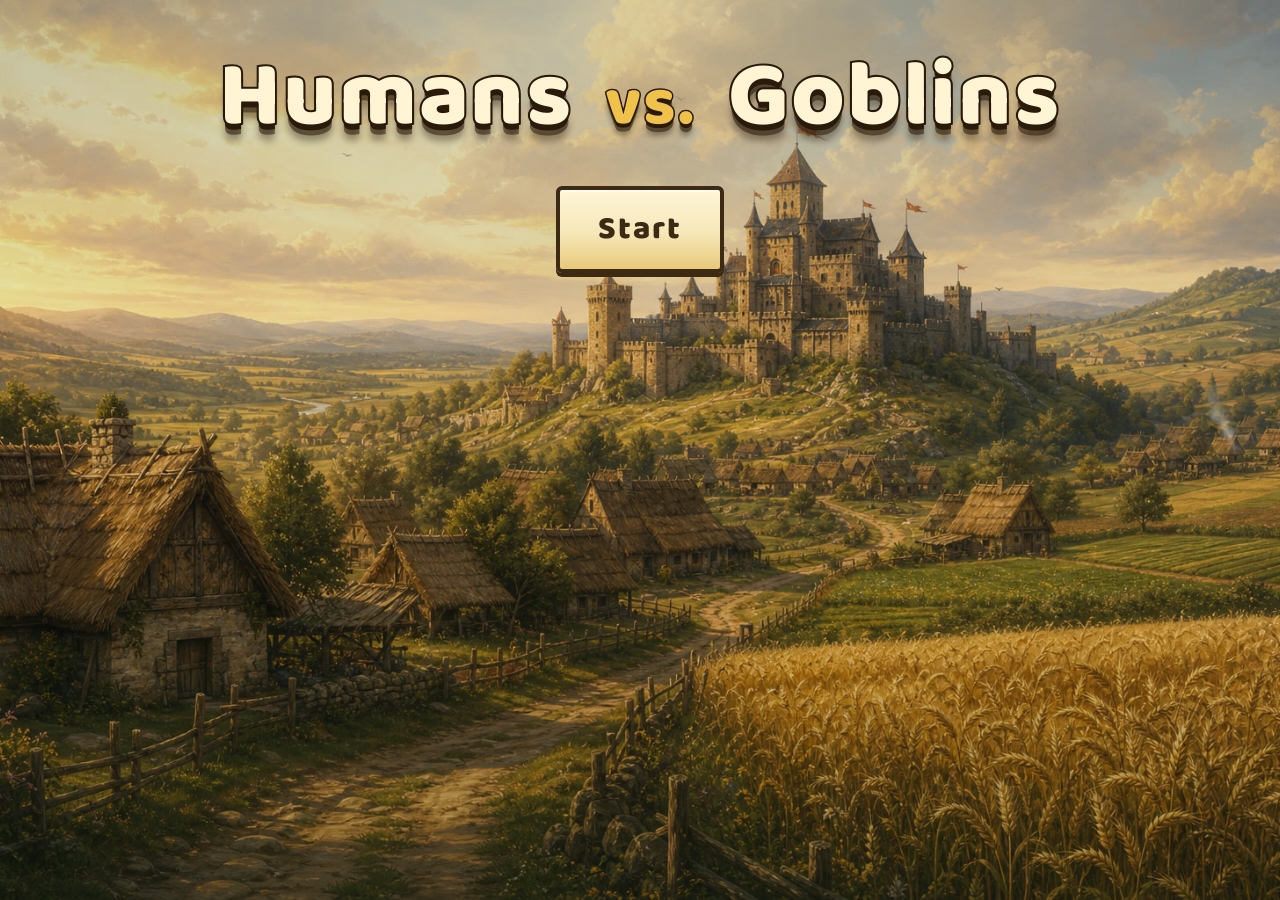
<file: index.html>
<!DOCTYPE html>
<html lang="en">
  <head>
    <meta charset="UTF-8" />
    <meta name="viewport" content="width=device-width, initial-scale=1.0" />
    <title>Humans vs. Goblins</title>
    <link rel="preconnect" href="https://fonts.googleapis.com" />
    <link rel="preconnect" href="https://fonts.gstatic.com" crossorigin />
    <link
      href="https://fonts.googleapis.com/css2?family=Baloo+2:wght@700;800&family=Fraunces:opsz,wght@9..144,600&display=swap"
      rel="stylesheet"
    />
    <link rel="stylesheet" href="styles.css" />
  </head>
  <body>
    <main class="landing">
      <div class="sky-glow" aria-hidden="true"></div>
      <div class="scene" aria-hidden="true">
        <img
          class="scene__image"
          src="assets/hero-landscape.jpg"
          alt=""
          width="1536"
          height="1024"
        />
        <div class="scene__veil"></div>
      </div>

      <div class="landing__content">
        <h1 class="title" aria-label="Humans vs. Goblins">
          <span class="title__line">Humans</span>
          <span class="title__vs">vs.</span>
          <span class="title__line">Goblins</span>
        </h1>

        <a class="start-box" href="instructions.html">Start</a>
      </div>
    </main>
  </body>
</html>
</file>
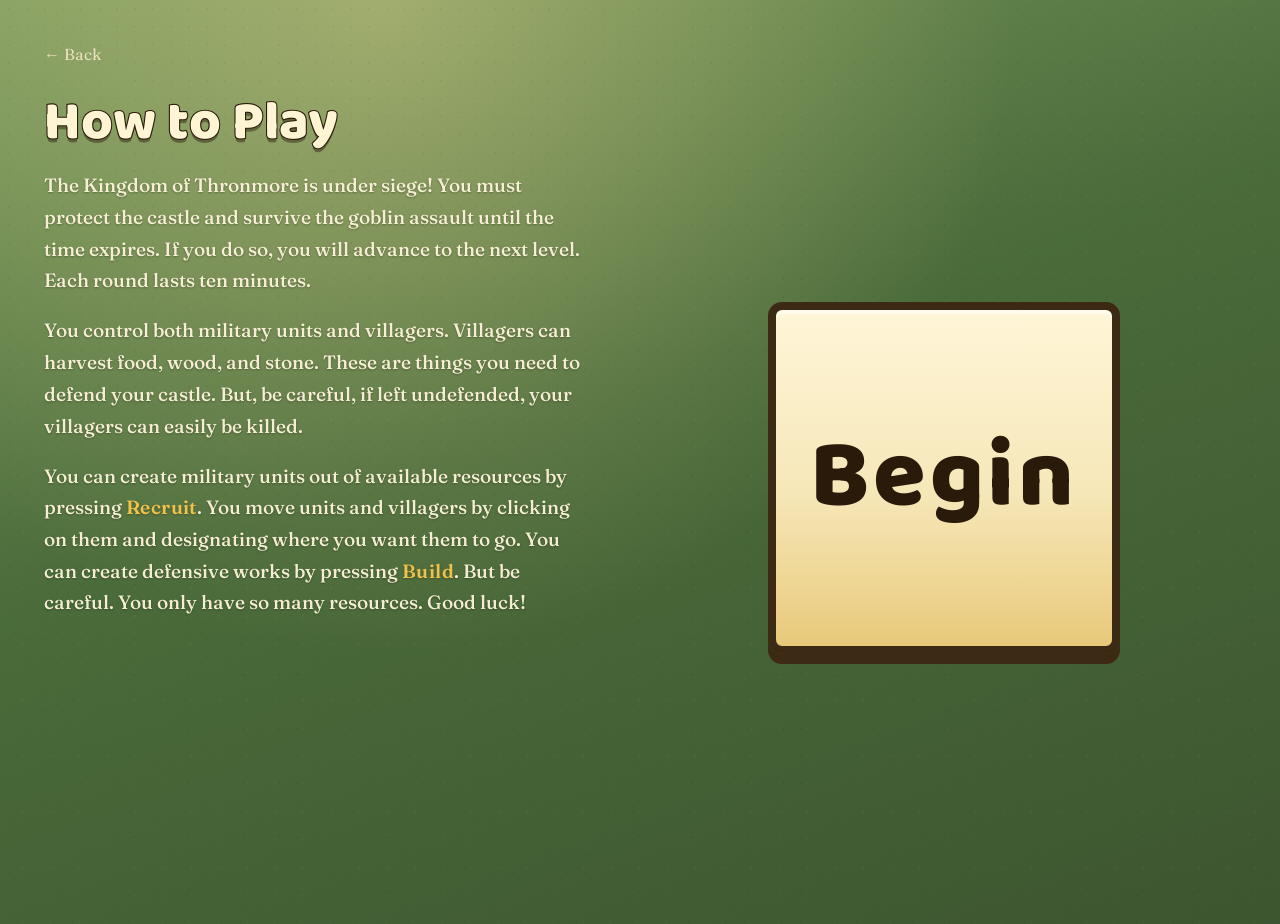
<file: instructions.html>
<!DOCTYPE html>
<html lang="en">
  <head>
    <meta charset="UTF-8" />
    <meta name="viewport" content="width=device-width, initial-scale=1.0" />
    <title>Instructions — Humans vs. Goblins</title>
    <link rel="preconnect" href="https://fonts.googleapis.com" />
    <link rel="preconnect" href="https://fonts.gstatic.com" crossorigin />
    <link
      href="https://fonts.googleapis.com/css2?family=Baloo+2:wght@700;800&family=Fraunces:opsz,wght@9..144,500;600&display=swap"
      rel="stylesheet"
    />
    <link rel="stylesheet" href="styles.css" />
  </head>
  <body>
    <main class="instructions">
      <a class="back-link" href="index.html">← Back</a>

      <div class="instructions__layout">
        <section class="instructions__main">
          <h1 class="instructions__title">How to Play</h1>

          <div class="instructions__copy">
            <p>
              The Kingdom of Thronmore is under siege! You must protect the
              castle and survive the goblin assault until the time expires. If
              you do so, you will advance to the next level. Each round lasts
              ten minutes.
            </p>
            <p>
              You control both military units and villagers. Villagers can
              harvest food, wood, and stone. These are things you need to
              defend your castle. But, be careful, if left undefended, your
              villagers can easily be killed.
            </p>
            <p>
              You can create military units out of available resources by
              pressing <strong>Recruit</strong>. You move units and villagers by
              clicking on them and designating where you want them to go. You
              can create defensive works by pressing <strong>Build</strong>. But
              be careful. You only have so many resources. Good luck!
            </p>
          </div>
        </section>

        <div class="instructions__cta">
          <a class="begin-box" href="round-1.html">Begin</a>
        </div>
      </div>
    </main>
  </body>
</html>
</file>
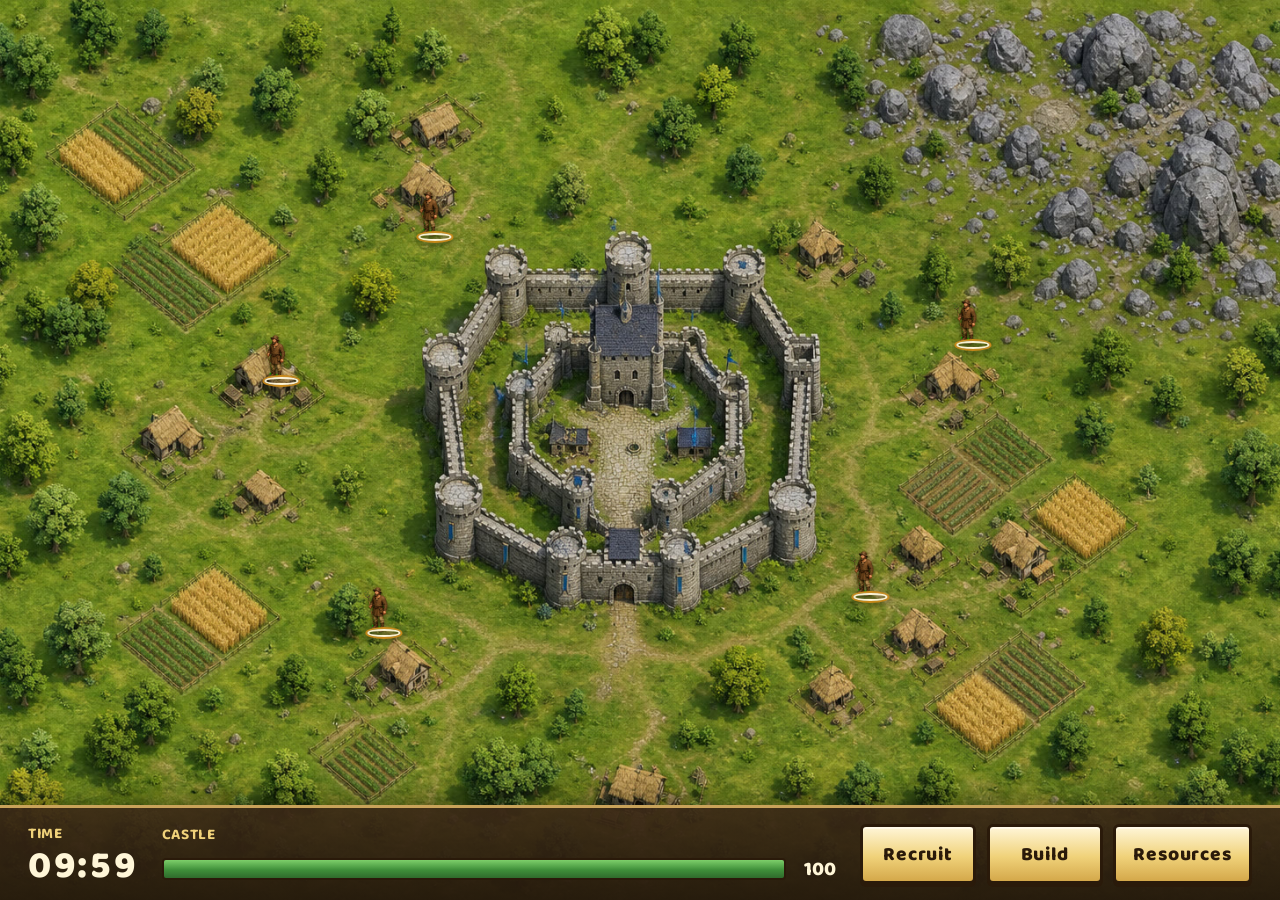
<file: round-1.html>
<!DOCTYPE html>
<html lang="en">
  <head>
    <meta charset="UTF-8" />
    <meta name="viewport" content="width=device-width, initial-scale=1.0" />
    <title>Round 1 — Humans vs. Goblins</title>
    <link rel="preconnect" href="https://fonts.googleapis.com" />
    <link rel="preconnect" href="https://fonts.gstatic.com" crossorigin />
    <link
      href="https://fonts.googleapis.com/css2?family=Baloo+2:wght@700;800&family=Fraunces:opsz,wght@9..144,500;600;700&display=swap"
      rel="stylesheet"
    />
    <link rel="stylesheet" href="styles.css?v=victory-feast" />
  </head>
  <body class="game-body">
    <main class="game" data-round="1" aria-label="Round one battlefield">
      <div class="game__map" aria-hidden="true">
        <img
          class="game__map-image"
          src="assets/game-map.jpg"
          alt=""
          width="1536"
          height="1024"
        />
      </div>

      <div
        class="recruiting-queue"
        id="recruiting-queue"
        aria-live="polite"
        aria-label="Recruiting and building queue"
      ></div>

      <div class="structures" id="structures-layer" aria-label="Structures"></div>
      <div
        class="build-ghost"
        id="build-ghost"
        hidden
        aria-hidden="true"
      ></div>

      <div class="units" id="units-layer" aria-label="Units">
        <button
          type="button"
          class="unit unit--villager"
          data-unit="villager"
          data-unit-id="villager-1"
          data-frame="0"
          style="left: 22%; top: 42%"
          aria-pressed="false"
          aria-label="Villager 1"
        >
          <span class="unit__sprite" aria-hidden="true"></span>
        </button>
        <button
          type="button"
          class="unit unit--villager"
          data-unit="villager"
          data-unit-id="villager-2"
          data-frame="0"
          style="left: 30%; top: 70%"
          aria-pressed="false"
          aria-label="Villager 2"
        >
          <span class="unit__sprite" aria-hidden="true"></span>
        </button>
        <button
          type="button"
          class="unit unit--villager"
          data-unit="villager"
          data-unit-id="villager-3"
          data-frame="0"
          style="left: 68%; top: 66%"
          aria-pressed="false"
          aria-label="Villager 3"
        >
          <span class="unit__sprite" aria-hidden="true"></span>
        </button>
        <button
          type="button"
          class="unit unit--villager"
          data-unit="villager"
          data-unit-id="villager-4"
          data-frame="0"
          style="left: 76%; top: 38%"
          aria-pressed="false"
          aria-label="Villager 4"
        >
          <span class="unit__sprite" aria-hidden="true"></span>
        </button>
        <button
          type="button"
          class="unit unit--villager"
          data-unit="villager"
          data-unit-id="villager-5"
          data-frame="0"
          style="left: 34%; top: 26%"
          aria-pressed="false"
          aria-label="Villager 5"
        >
          <span class="unit__sprite" aria-hidden="true"></span>
        </button>
      </div>

      <div
        class="popup-backdrop"
        id="popup-backdrop"
        hidden
        aria-hidden="true"
      ></div>

      <div
        class="popup"
        id="recruit-menu"
        role="dialog"
        aria-modal="true"
        aria-labelledby="recruit-menu-title"
        hidden
      >
        <div class="popup__panel">
          <header class="popup__header">
            <h2 class="popup__title" id="recruit-menu-title">Recruit</h2>
            <button type="button" class="popup__close" data-close-popup>
              Close
            </button>
          </header>
          <ul class="popup__list">
            <li>
              <button
                type="button"
                class="popup__option"
                data-recruit="footman"
              >
                Footman
                <span class="popup__hint">30 Food · 5 Wood · 30s</span>
              </button>
            </li>
            <li>
              <button
                type="button"
                class="popup__option"
                data-recruit="archer"
              >
                Archer
                <span class="popup__hint">75 Food · 25 Wood · 45s</span>
              </button>
            </li>
            <li>
              <button
                type="button"
                class="popup__option"
                data-recruit="knight"
              >
                Knight
                <span class="popup__hint">250 Food · 25 Wood · 2m</span>
              </button>
            </li>
          </ul>
        </div>
      </div>

      <div
        class="popup"
        id="build-menu"
        role="dialog"
        aria-modal="true"
        aria-labelledby="build-menu-title"
        hidden
      >
        <div class="popup__panel">
          <header class="popup__header">
            <h2 class="popup__title" id="build-menu-title">Build</h2>
            <button type="button" class="popup__close" data-close-popup>
              Close
            </button>
          </header>
          <ul class="popup__list">
            <li>
              <button
                type="button"
                class="popup__option"
                data-build="palisade"
              >
                Wooden Palisade
                <span class="popup__hint">50 Wood · 30s</span>
              </button>
            </li>
            <li>
              <button type="button" class="popup__option" data-build="wall">
                Stone Wall
                <span class="popup__hint">25 Stone · 45s</span>
              </button>
            </li>
            <li>
              <button
                type="button"
                class="popup__option"
                data-build="watchtower"
              >
                Watchtower
                <span class="popup__hint">100 Wood · 50 Stone · 1m</span>
              </button>
            </li>
          </ul>
        </div>
      </div>

      <div
        class="popup"
        id="resources-menu"
        role="dialog"
        aria-modal="true"
        aria-labelledby="resources-menu-title"
        hidden
      >
        <div class="popup__panel">
          <header class="popup__header">
            <h2 class="popup__title" id="resources-menu-title">Resources</h2>
            <button type="button" class="popup__close" data-close-popup>
              Close
            </button>
          </header>
          <ul class="resource-list">
            <li class="resource-list__item">
              <span class="resource-list__label">Food</span>
              <span class="resource-list__value" id="resource-food">100</span>
            </li>
            <li class="resource-list__item">
              <span class="resource-list__label">Wood</span>
              <span class="resource-list__value" id="resource-wood">50</span>
            </li>
            <li class="resource-list__item">
              <span class="resource-list__label">Stone</span>
              <span class="resource-list__value" id="resource-stone">25</span>
            </li>
          </ul>
        </div>
      </div>

      <div
        class="popup"
        id="villager-menu"
        role="dialog"
        aria-modal="true"
        aria-labelledby="villager-menu-title"
        hidden
      >
        <div class="popup__panel">
          <header class="popup__header">
            <h2 class="popup__title" id="villager-menu-title">Villager</h2>
            <button type="button" class="popup__close" data-close-popup>
              Close
            </button>
          </header>
          <ul class="popup__list">
            <li>
              <button
                type="button"
                class="popup__option"
                data-villager-action="farm"
              >
                Farm
              </button>
            </li>
            <li>
              <button
                type="button"
                class="popup__option"
                data-villager-action="mine"
              >
                Mine
              </button>
            </li>
            <li>
              <button
                type="button"
                class="popup__option"
                data-villager-action="chop-wood"
              >
                Chop Wood
              </button>
            </li>
            <li>
              <button
                type="button"
                class="popup__option"
                data-villager-action="return-to-castle"
              >
                Return to Castle
              </button>
            </li>
          </ul>
        </div>
      </div>

      <footer class="hud" aria-label="Game controls">
        <div class="hud__item hud__timer">
          <span class="hud__label">Time</span>
          <time class="hud__timer-value" id="round-timer" datetime="PT10M"
            >10:00</time
          >
        </div>

        <div class="hud__item hud__health">
          <span class="hud__label" id="castle-label">Castle</span>
          <div
            class="health-bar"
            role="meter"
            aria-labelledby="castle-label"
            aria-valuemin="0"
            aria-valuemax="100"
            aria-valuenow="100"
            id="castle-health"
          >
            <div class="health-bar__track">
              <div class="health-bar__fill" id="castle-health-fill"></div>
            </div>
            <span class="health-bar__value" id="castle-health-value">100</span>
          </div>
        </div>

        <div class="hud__item hud__actions">
          <button
            type="button"
            class="hud__button"
            id="recruit-button"
            aria-haspopup="dialog"
            aria-controls="recruit-menu"
            aria-expanded="false"
          >
            Recruit
          </button>
          <button
            type="button"
            class="hud__button"
            id="build-button"
            aria-haspopup="dialog"
            aria-controls="build-menu"
            aria-expanded="false"
          >
            Build
          </button>
          <button
            type="button"
            class="hud__button"
            id="resources-button"
            aria-haspopup="dialog"
            aria-controls="resources-menu"
            aria-expanded="false"
          >
            Resources
          </button>
        </div>
      </footer>

      <div
        class="victory"
        id="victory-overlay"
        hidden
        role="dialog"
        aria-modal="true"
        aria-labelledby="victory-title"
      >
        <div class="victory__veil" aria-hidden="true"></div>
        <div class="victory__content">
          <h2 class="victory__title" id="victory-title">Victory!!!!!!!!!</h2>
          <a class="victory__next" href="round-2.html" id="next-round-button">Next Round</a>
        </div>
      </div>

      <div
        class="defeat"
        id="defeat-overlay"
        hidden
        role="dialog"
        aria-modal="true"
        aria-labelledby="defeat-title"
      >
        <div class="defeat__veil" aria-hidden="true"></div>
        <div class="defeat__content">
          <h2 class="defeat__title" id="defeat-title">Defeat</h2>
          <a class="defeat__retry" href="round-1.html" id="retry-round-button"
            >Try Again</a
          >
        </div>
      </div>
    </main>

    <script src="game.js?v=victory-feast" defer></script>
  </body>
</html>
</file>
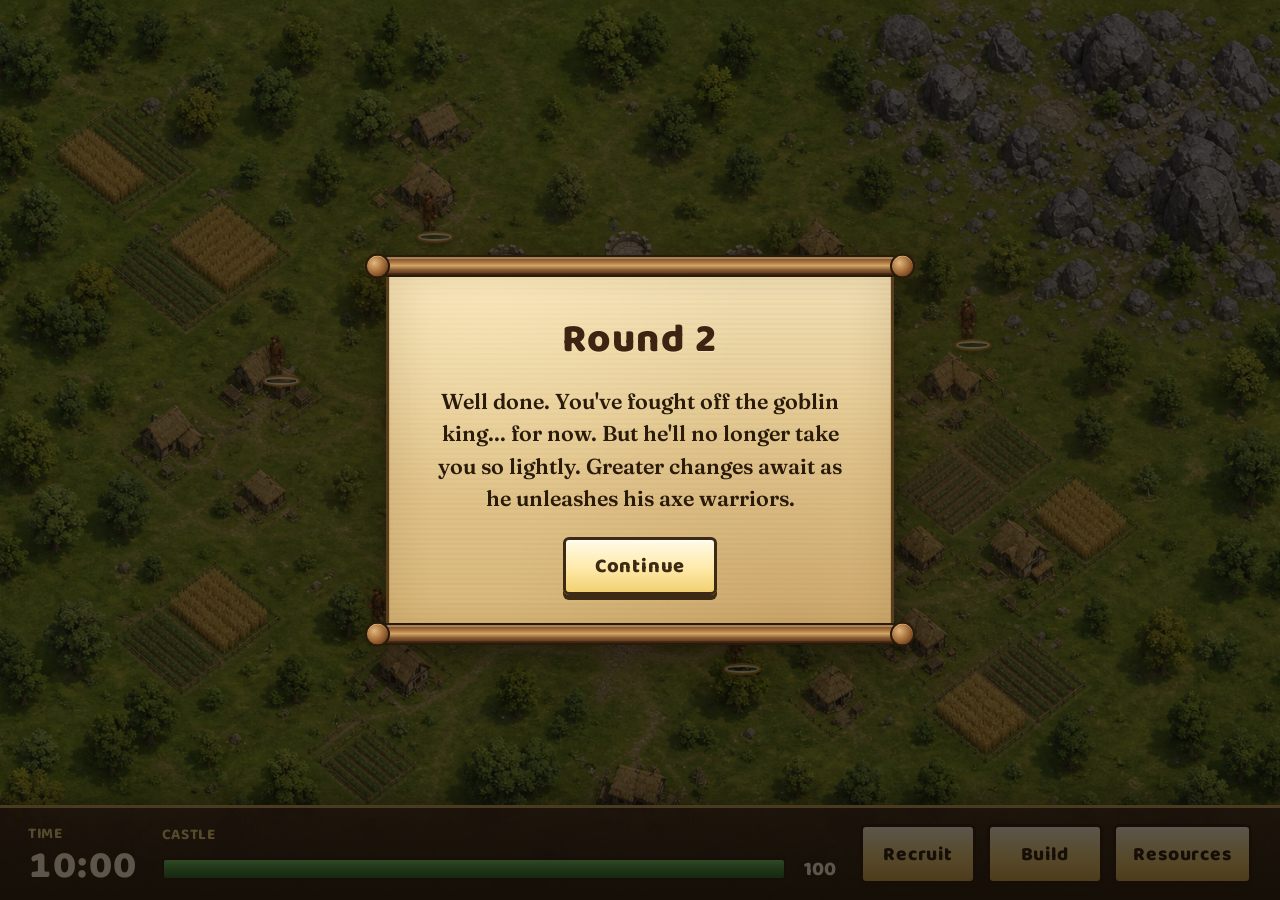
<file: round-2.html>
<!DOCTYPE html>
<html lang="en">
  <head>
    <meta charset="UTF-8" />
    <meta name="viewport" content="width=device-width, initial-scale=1.0" />
    <title>Round 2 — Humans vs. Goblins</title>
    <link rel="preconnect" href="https://fonts.googleapis.com" />
    <link rel="preconnect" href="https://fonts.gstatic.com" crossorigin />
    <link
      href="https://fonts.googleapis.com/css2?family=Baloo+2:wght@700;800&family=Fraunces:opsz,wght@9..144,500;600;700&display=swap"
      rel="stylesheet"
    />
    <link rel="stylesheet" href="styles.css?v=victory-feast" />
  </head>
  <body class="game-body">
    <main class="game" data-round="2" aria-label="Round two battlefield">
      <div class="game__map" aria-hidden="true">
        <img
          class="game__map-image"
          src="assets/game-map.jpg"
          alt=""
          width="1536"
          height="1024"
        />
      </div>

      <div
        class="recruiting-queue"
        id="recruiting-queue"
        aria-live="polite"
        aria-label="Recruiting and building queue"
      ></div>

      <div class="structures" id="structures-layer" aria-label="Structures"></div>
      <div
        class="build-ghost"
        id="build-ghost"
        hidden
        aria-hidden="true"
      ></div>

      <div class="units" id="units-layer" aria-label="Units">
        <button
          type="button"
          class="unit unit--villager"
          data-unit="villager"
          data-unit-id="villager-1"
          data-frame="0"
          style="left: 22%; top: 42%"
          aria-pressed="false"
          aria-label="Villager 1"
        >
          <span class="unit__sprite" aria-hidden="true"></span>
        </button>
        <button
          type="button"
          class="unit unit--villager"
          data-unit="villager"
          data-unit-id="villager-2"
          data-frame="0"
          style="left: 30%; top: 70%"
          aria-pressed="false"
          aria-label="Villager 2"
        >
          <span class="unit__sprite" aria-hidden="true"></span>
        </button>
        <button
          type="button"
          class="unit unit--villager"
          data-unit="villager"
          data-unit-id="villager-3"
          data-frame="0"
          style="left: 68%; top: 66%"
          aria-pressed="false"
          aria-label="Villager 3"
        >
          <span class="unit__sprite" aria-hidden="true"></span>
        </button>
        <button
          type="button"
          class="unit unit--villager"
          data-unit="villager"
          data-unit-id="villager-4"
          data-frame="0"
          style="left: 76%; top: 38%"
          aria-pressed="false"
          aria-label="Villager 4"
        >
          <span class="unit__sprite" aria-hidden="true"></span>
        </button>
        <button
          type="button"
          class="unit unit--villager"
          data-unit="villager"
          data-unit-id="villager-5"
          data-frame="0"
          style="left: 34%; top: 26%"
          aria-pressed="false"
          aria-label="Villager 5"
        >
          <span class="unit__sprite" aria-hidden="true"></span>
        </button>
        <button
          type="button"
          class="unit unit--villager"
          data-unit="villager"
          data-unit-id="villager-6"
          data-frame="0"
          style="left: 58%; top: 74%"
          aria-pressed="false"
          aria-label="Villager 6"
        >
          <span class="unit__sprite" aria-hidden="true"></span>
        </button>
      </div>

      <div
        class="round-intro"
        id="round-intro"
        role="dialog"
        aria-modal="true"
        aria-labelledby="round-intro-title"
      >
        <div class="round-intro__veil" aria-hidden="true"></div>
        <div class="round-intro__scroll">
          <div class="round-intro__roller round-intro__roller--top" aria-hidden="true"></div>
          <div class="round-intro__parchment">
            <h2 class="round-intro__title" id="round-intro-title">Round 2</h2>
            <p class="round-intro__text">
              Well done. You've fought off the goblin king... for now. But he'll
              no longer take you so lightly. Greater changes await as he
              unleashes his axe warriors.
            </p>
            <button type="button" class="round-intro__continue" id="round-intro-continue">
              Continue
            </button>
          </div>
          <div class="round-intro__roller round-intro__roller--bottom" aria-hidden="true"></div>
        </div>
      </div>

      <div
        class="popup-backdrop"
        id="popup-backdrop"
        hidden
        aria-hidden="true"
      ></div>

      <div
        class="popup"
        id="recruit-menu"
        role="dialog"
        aria-modal="true"
        aria-labelledby="recruit-menu-title"
        hidden
      >
        <div class="popup__panel">
          <header class="popup__header">
            <h2 class="popup__title" id="recruit-menu-title">Recruit</h2>
            <button type="button" class="popup__close" data-close-popup>
              Close
            </button>
          </header>
          <ul class="popup__list">
            <li>
              <button
                type="button"
                class="popup__option"
                data-recruit="footman"
              >
                Footman
                <span class="popup__hint">30 Food · 5 Wood · 30s</span>
              </button>
            </li>
            <li>
              <button
                type="button"
                class="popup__option"
                data-recruit="archer"
              >
                Archer
                <span class="popup__hint">75 Food · 25 Wood · 45s</span>
              </button>
            </li>
            <li>
              <button
                type="button"
                class="popup__option"
                data-recruit="knight"
              >
                Knight
                <span class="popup__hint">250 Food · 25 Wood · 2m</span>
              </button>
            </li>
          </ul>
        </div>
      </div>

      <div
        class="popup"
        id="build-menu"
        role="dialog"
        aria-modal="true"
        aria-labelledby="build-menu-title"
        hidden
      >
        <div class="popup__panel">
          <header class="popup__header">
            <h2 class="popup__title" id="build-menu-title">Build</h2>
            <button type="button" class="popup__close" data-close-popup>
              Close
            </button>
          </header>
          <ul class="popup__list">
            <li>
              <button
                type="button"
                class="popup__option"
                data-build="palisade"
              >
                Wooden Palisade
                <span class="popup__hint">50 Wood · 30s</span>
              </button>
            </li>
            <li>
              <button type="button" class="popup__option" data-build="wall">
                Stone Wall
                <span class="popup__hint">25 Stone · 45s</span>
              </button>
            </li>
            <li>
              <button
                type="button"
                class="popup__option"
                data-build="watchtower"
              >
                Watchtower
                <span class="popup__hint">100 Wood · 50 Stone · 1m</span>
              </button>
            </li>
          </ul>
        </div>
      </div>

      <div
        class="popup"
        id="resources-menu"
        role="dialog"
        aria-modal="true"
        aria-labelledby="resources-menu-title"
        hidden
      >
        <div class="popup__panel">
          <header class="popup__header">
            <h2 class="popup__title" id="resources-menu-title">Resources</h2>
            <button type="button" class="popup__close" data-close-popup>
              Close
            </button>
          </header>
          <ul class="resource-list">
            <li class="resource-list__item">
              <span class="resource-list__label">Food</span>
              <span class="resource-list__value" id="resource-food">100</span>
            </li>
            <li class="resource-list__item">
              <span class="resource-list__label">Wood</span>
              <span class="resource-list__value" id="resource-wood">50</span>
            </li>
            <li class="resource-list__item">
              <span class="resource-list__label">Stone</span>
              <span class="resource-list__value" id="resource-stone">25</span>
            </li>
          </ul>
        </div>
      </div>

      <div
        class="popup"
        id="villager-menu"
        role="dialog"
        aria-modal="true"
        aria-labelledby="villager-menu-title"
        hidden
      >
        <div class="popup__panel">
          <header class="popup__header">
            <h2 class="popup__title" id="villager-menu-title">Villager</h2>
            <button type="button" class="popup__close" data-close-popup>
              Close
            </button>
          </header>
          <ul class="popup__list">
            <li>
              <button
                type="button"
                class="popup__option"
                data-villager-action="farm"
              >
                Farm
              </button>
            </li>
            <li>
              <button
                type="button"
                class="popup__option"
                data-villager-action="mine"
              >
                Mine
              </button>
            </li>
            <li>
              <button
                type="button"
                class="popup__option"
                data-villager-action="chop-wood"
              >
                Chop Wood
              </button>
            </li>
            <li>
              <button
                type="button"
                class="popup__option"
                data-villager-action="return-to-castle"
              >
                Return to Castle
              </button>
            </li>
          </ul>
        </div>
      </div>

      <footer class="hud" aria-label="Game controls">
        <div class="hud__item hud__timer">
          <span class="hud__label">Time</span>
          <time class="hud__timer-value" id="round-timer" datetime="PT10M"
            >10:00</time
          >
        </div>

        <div class="hud__item hud__health">
          <span class="hud__label" id="castle-label">Castle</span>
          <div
            class="health-bar"
            role="meter"
            aria-labelledby="castle-label"
            aria-valuemin="0"
            aria-valuemax="100"
            aria-valuenow="100"
            id="castle-health"
          >
            <div class="health-bar__track">
              <div class="health-bar__fill" id="castle-health-fill"></div>
            </div>
            <span class="health-bar__value" id="castle-health-value">100</span>
          </div>
        </div>

        <div class="hud__item hud__actions">
          <button
            type="button"
            class="hud__button"
            id="recruit-button"
            aria-haspopup="dialog"
            aria-controls="recruit-menu"
            aria-expanded="false"
          >
            Recruit
          </button>
          <button
            type="button"
            class="hud__button"
            id="build-button"
            aria-haspopup="dialog"
            aria-controls="build-menu"
            aria-expanded="false"
          >
            Build
          </button>
          <button
            type="button"
            class="hud__button"
            id="resources-button"
            aria-haspopup="dialog"
            aria-controls="resources-menu"
            aria-expanded="false"
          >
            Resources
          </button>
        </div>
      </footer>

      <div
        class="victory"
        id="victory-overlay"
        hidden
        role="dialog"
        aria-modal="true"
        aria-labelledby="victory-title"
      >
        <div class="victory__veil" aria-hidden="true"></div>
        <div class="victory__content">
          <h2 class="victory__title" id="victory-title">Victory!!!!!!!!!</h2>
          <a class="victory__next" href="#" id="next-round-button" hidden>Next Round</a>
        </div>
      </div>

      <div
        class="defeat"
        id="defeat-overlay"
        hidden
        role="dialog"
        aria-modal="true"
        aria-labelledby="defeat-title"
      >
        <div class="defeat__veil" aria-hidden="true"></div>
        <div class="defeat__content">
          <h2 class="defeat__title" id="defeat-title">Defeat</h2>
          <a class="defeat__retry" href="round-2.html" id="retry-round-button"
            >Try Again</a
          >
        </div>
      </div>
    </main>

    <script src="game.js?v=victory-feast" defer></script>
  </body>
</html>
</file>
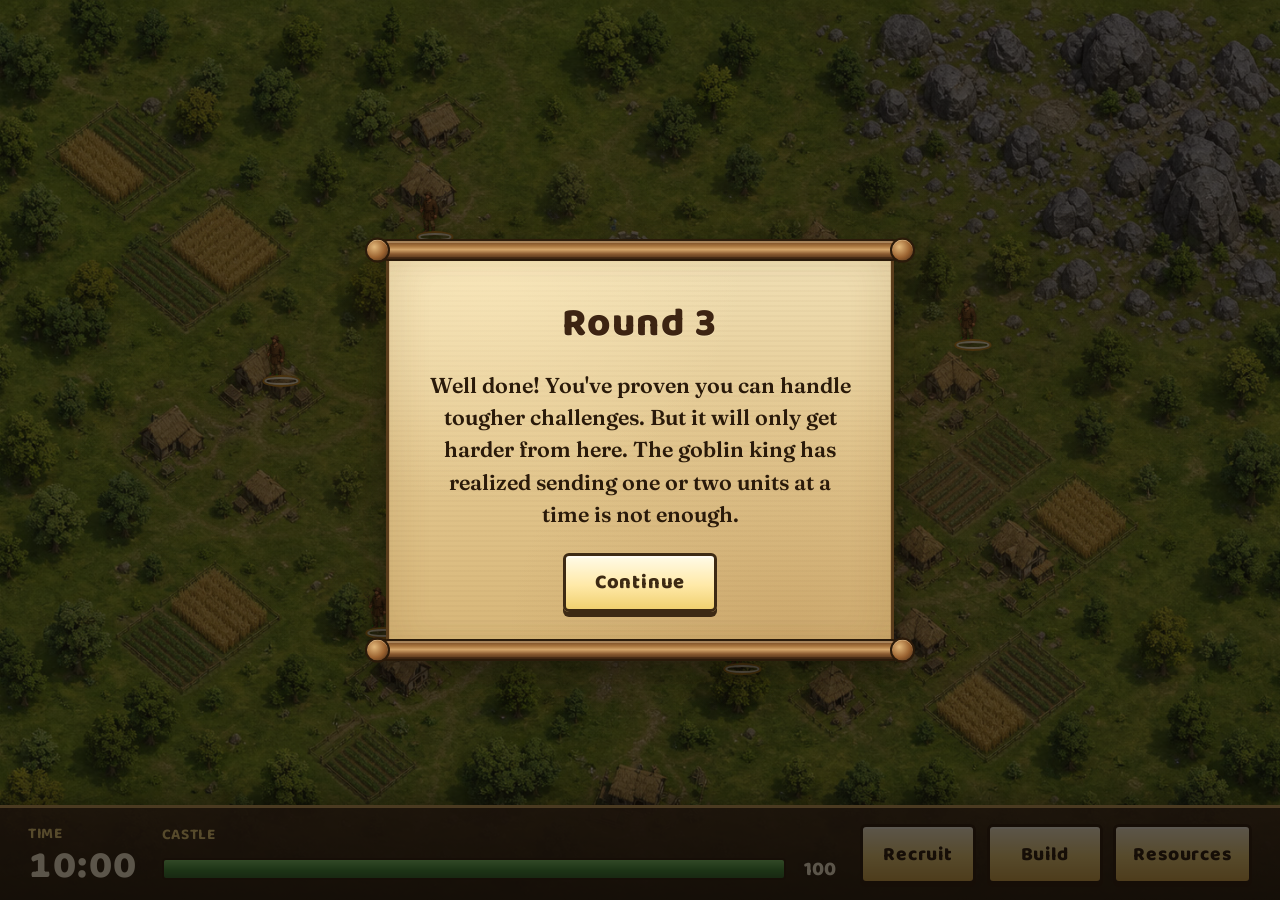
<file: round-3.html>
<!DOCTYPE html>
<html lang="en">
  <head>
    <meta charset="UTF-8" />
    <meta name="viewport" content="width=device-width, initial-scale=1.0" />
    <title>Round 3 — Humans vs. Goblins</title>
    <link rel="preconnect" href="https://fonts.googleapis.com" />
    <link rel="preconnect" href="https://fonts.gstatic.com" crossorigin />
    <link
      href="https://fonts.googleapis.com/css2?family=Baloo+2:wght@700;800&family=Fraunces:opsz,wght@9..144,500;600;700&display=swap"
      rel="stylesheet"
    />
    <link rel="stylesheet" href="styles.css?v=victory-feast" />
  </head>
  <body class="game-body">
    <main class="game" data-round="3" aria-label="Round three battlefield">
      <div class="game__map" aria-hidden="true">
        <img
          class="game__map-image"
          src="assets/game-map.jpg"
          alt=""
          width="1536"
          height="1024"
        />
      </div>

      <div
        class="recruiting-queue"
        id="recruiting-queue"
        aria-live="polite"
        aria-label="Recruiting and building queue"
      ></div>

      <div class="structures" id="structures-layer" aria-label="Structures"></div>
      <div
        class="build-ghost"
        id="build-ghost"
        hidden
        aria-hidden="true"
      ></div>

      <div class="units" id="units-layer" aria-label="Units">
        <button
          type="button"
          class="unit unit--villager"
          data-unit="villager"
          data-unit-id="villager-1"
          data-frame="0"
          style="left: 22%; top: 42%"
          aria-pressed="false"
          aria-label="Villager 1"
        >
          <span class="unit__sprite" aria-hidden="true"></span>
        </button>
        <button
          type="button"
          class="unit unit--villager"
          data-unit="villager"
          data-unit-id="villager-2"
          data-frame="0"
          style="left: 30%; top: 70%"
          aria-pressed="false"
          aria-label="Villager 2"
        >
          <span class="unit__sprite" aria-hidden="true"></span>
        </button>
        <button
          type="button"
          class="unit unit--villager"
          data-unit="villager"
          data-unit-id="villager-3"
          data-frame="0"
          style="left: 68%; top: 66%"
          aria-pressed="false"
          aria-label="Villager 3"
        >
          <span class="unit__sprite" aria-hidden="true"></span>
        </button>
        <button
          type="button"
          class="unit unit--villager"
          data-unit="villager"
          data-unit-id="villager-4"
          data-frame="0"
          style="left: 76%; top: 38%"
          aria-pressed="false"
          aria-label="Villager 4"
        >
          <span class="unit__sprite" aria-hidden="true"></span>
        </button>
        <button
          type="button"
          class="unit unit--villager"
          data-unit="villager"
          data-unit-id="villager-5"
          data-frame="0"
          style="left: 34%; top: 26%"
          aria-pressed="false"
          aria-label="Villager 5"
        >
          <span class="unit__sprite" aria-hidden="true"></span>
        </button>
        <button
          type="button"
          class="unit unit--villager"
          data-unit="villager"
          data-unit-id="villager-6"
          data-frame="0"
          style="left: 58%; top: 74%"
          aria-pressed="false"
          aria-label="Villager 6"
        >
          <span class="unit__sprite" aria-hidden="true"></span>
        </button>
        <button
          type="button"
          class="unit unit--military unit--footman"
          data-unit="footman"
          data-unit-id="footman-1"
          style="left: 44%; top: 62%"
          aria-pressed="false"
          aria-label="Footman"
        >
          <span class="unit__sprite unit__sprite--image" aria-hidden="true">
            <img src="assets/units/footman.png" alt="" draggable="false" />
          </span>
        </button>
        <button
          type="button"
          class="unit unit--military unit--footman"
          data-unit="footman"
          data-unit-id="footman-2"
          style="left: 50%; top: 66%"
          aria-pressed="false"
          aria-label="Footman"
        >
          <span class="unit__sprite unit__sprite--image" aria-hidden="true">
            <img src="assets/units/footman.png" alt="" draggable="false" />
          </span>
        </button>
        <button
          type="button"
          class="unit unit--military unit--footman"
          data-unit="footman"
          data-unit-id="footman-3"
          style="left: 56%; top: 62%"
          aria-pressed="false"
          aria-label="Footman"
        >
          <span class="unit__sprite unit__sprite--image" aria-hidden="true">
            <img src="assets/units/footman.png" alt="" draggable="false" />
          </span>
        </button>
        <button
          type="button"
          class="unit unit--military unit--footman"
          data-unit="footman"
          data-unit-id="footman-4"
          style="left: 48%; top: 70%"
          aria-pressed="false"
          aria-label="Footman"
        >
          <span class="unit__sprite unit__sprite--image" aria-hidden="true">
            <img src="assets/units/footman.png" alt="" draggable="false" />
          </span>
        </button>
      </div>

      <div
        class="round-intro"
        id="round-intro"
        role="dialog"
        aria-modal="true"
        aria-labelledby="round-intro-title"
      >
        <div class="round-intro__veil" aria-hidden="true"></div>
        <div class="round-intro__scroll">
          <div class="round-intro__roller round-intro__roller--top" aria-hidden="true"></div>
          <div class="round-intro__parchment">
            <h2 class="round-intro__title" id="round-intro-title">Round 3</h2>
            <p class="round-intro__text">
              Well done! You've proven you can handle tougher challenges. But it
              will only get harder from here. The goblin king has realized
              sending one or two units at a time is not enough.
            </p>
            <button type="button" class="round-intro__continue" id="round-intro-continue">
              Continue
            </button>
          </div>
          <div class="round-intro__roller round-intro__roller--bottom" aria-hidden="true"></div>
        </div>
      </div>

      <div
        class="popup-backdrop"
        id="popup-backdrop"
        hidden
        aria-hidden="true"
      ></div>

      <div
        class="popup"
        id="recruit-menu"
        role="dialog"
        aria-modal="true"
        aria-labelledby="recruit-menu-title"
        hidden
      >
        <div class="popup__panel">
          <header class="popup__header">
            <h2 class="popup__title" id="recruit-menu-title">Recruit</h2>
            <button type="button" class="popup__close" data-close-popup>
              Close
            </button>
          </header>
          <ul class="popup__list">
            <li>
              <button
                type="button"
                class="popup__option"
                data-recruit="footman"
              >
                Footman
                <span class="popup__hint">30 Food · 5 Wood · 30s</span>
              </button>
            </li>
            <li>
              <button
                type="button"
                class="popup__option"
                data-recruit="archer"
              >
                Archer
                <span class="popup__hint">75 Food · 25 Wood · 45s</span>
              </button>
            </li>
            <li>
              <button
                type="button"
                class="popup__option"
                data-recruit="knight"
              >
                Knight
                <span class="popup__hint">250 Food · 25 Wood · 2m</span>
              </button>
            </li>
          </ul>
        </div>
      </div>

      <div
        class="popup"
        id="build-menu"
        role="dialog"
        aria-modal="true"
        aria-labelledby="build-menu-title"
        hidden
      >
        <div class="popup__panel">
          <header class="popup__header">
            <h2 class="popup__title" id="build-menu-title">Build</h2>
            <button type="button" class="popup__close" data-close-popup>
              Close
            </button>
          </header>
          <ul class="popup__list">
            <li>
              <button
                type="button"
                class="popup__option"
                data-build="palisade"
              >
                Wooden Palisade
                <span class="popup__hint">50 Wood · 30s</span>
              </button>
            </li>
            <li>
              <button type="button" class="popup__option" data-build="wall">
                Stone Wall
                <span class="popup__hint">25 Stone · 45s</span>
              </button>
            </li>
            <li>
              <button
                type="button"
                class="popup__option"
                data-build="watchtower"
              >
                Watchtower
                <span class="popup__hint">100 Wood · 50 Stone · 1m</span>
              </button>
            </li>
          </ul>
        </div>
      </div>

      <div
        class="popup"
        id="resources-menu"
        role="dialog"
        aria-modal="true"
        aria-labelledby="resources-menu-title"
        hidden
      >
        <div class="popup__panel">
          <header class="popup__header">
            <h2 class="popup__title" id="resources-menu-title">Resources</h2>
            <button type="button" class="popup__close" data-close-popup>
              Close
            </button>
          </header>
          <ul class="resource-list">
            <li class="resource-list__item">
              <span class="resource-list__label">Food</span>
              <span class="resource-list__value" id="resource-food">100</span>
            </li>
            <li class="resource-list__item">
              <span class="resource-list__label">Wood</span>
              <span class="resource-list__value" id="resource-wood">50</span>
            </li>
            <li class="resource-list__item">
              <span class="resource-list__label">Stone</span>
              <span class="resource-list__value" id="resource-stone">25</span>
            </li>
          </ul>
        </div>
      </div>

      <div
        class="popup"
        id="villager-menu"
        role="dialog"
        aria-modal="true"
        aria-labelledby="villager-menu-title"
        hidden
      >
        <div class="popup__panel">
          <header class="popup__header">
            <h2 class="popup__title" id="villager-menu-title">Villager</h2>
            <button type="button" class="popup__close" data-close-popup>
              Close
            </button>
          </header>
          <ul class="popup__list">
            <li>
              <button
                type="button"
                class="popup__option"
                data-villager-action="farm"
              >
                Farm
              </button>
            </li>
            <li>
              <button
                type="button"
                class="popup__option"
                data-villager-action="mine"
              >
                Mine
              </button>
            </li>
            <li>
              <button
                type="button"
                class="popup__option"
                data-villager-action="chop-wood"
              >
                Chop Wood
              </button>
            </li>
            <li>
              <button
                type="button"
                class="popup__option"
                data-villager-action="return-to-castle"
              >
                Return to Castle
              </button>
            </li>
          </ul>
        </div>
      </div>

      <footer class="hud" aria-label="Game controls">
        <div class="hud__item hud__timer">
          <span class="hud__label">Time</span>
          <time class="hud__timer-value" id="round-timer" datetime="PT10M"
            >10:00</time
          >
        </div>

        <div class="hud__item hud__health">
          <span class="hud__label" id="castle-label">Castle</span>
          <div
            class="health-bar"
            role="meter"
            aria-labelledby="castle-label"
            aria-valuemin="0"
            aria-valuemax="100"
            aria-valuenow="100"
            id="castle-health"
          >
            <div class="health-bar__track">
              <div class="health-bar__fill" id="castle-health-fill"></div>
            </div>
            <span class="health-bar__value" id="castle-health-value">100</span>
          </div>
        </div>

        <div class="hud__item hud__actions">
          <button
            type="button"
            class="hud__button"
            id="recruit-button"
            aria-haspopup="dialog"
            aria-controls="recruit-menu"
            aria-expanded="false"
          >
            Recruit
          </button>
          <button
            type="button"
            class="hud__button"
            id="build-button"
            aria-haspopup="dialog"
            aria-controls="build-menu"
            aria-expanded="false"
          >
            Build
          </button>
          <button
            type="button"
            class="hud__button"
            id="resources-button"
            aria-haspopup="dialog"
            aria-controls="resources-menu"
            aria-expanded="false"
          >
            Resources
          </button>
        </div>
      </footer>

      <div
        class="victory"
        id="victory-overlay"
        hidden
        role="dialog"
        aria-modal="true"
        aria-labelledby="victory-title"
      >
        <div class="victory__veil" aria-hidden="true"></div>
        <div class="victory__content">
          <h2 class="victory__title" id="victory-title">Victory!!!!!!!!!</h2>
          <a class="victory__next" href="#" id="next-round-button" hidden>Next Round</a>
        </div>
      </div>

      <div
        class="defeat"
        id="defeat-overlay"
        hidden
        role="dialog"
        aria-modal="true"
        aria-labelledby="defeat-title"
      >
        <div class="defeat__veil" aria-hidden="true"></div>
        <div class="defeat__content">
          <h2 class="defeat__title" id="defeat-title">Defeat</h2>
          <a class="defeat__retry" href="round-3.html" id="retry-round-button"
            >Try Again</a
          >
        </div>
      </div>
    </main>

    <script src="game.js?v=victory-feast" defer></script>
  </body>
</html>
</file>
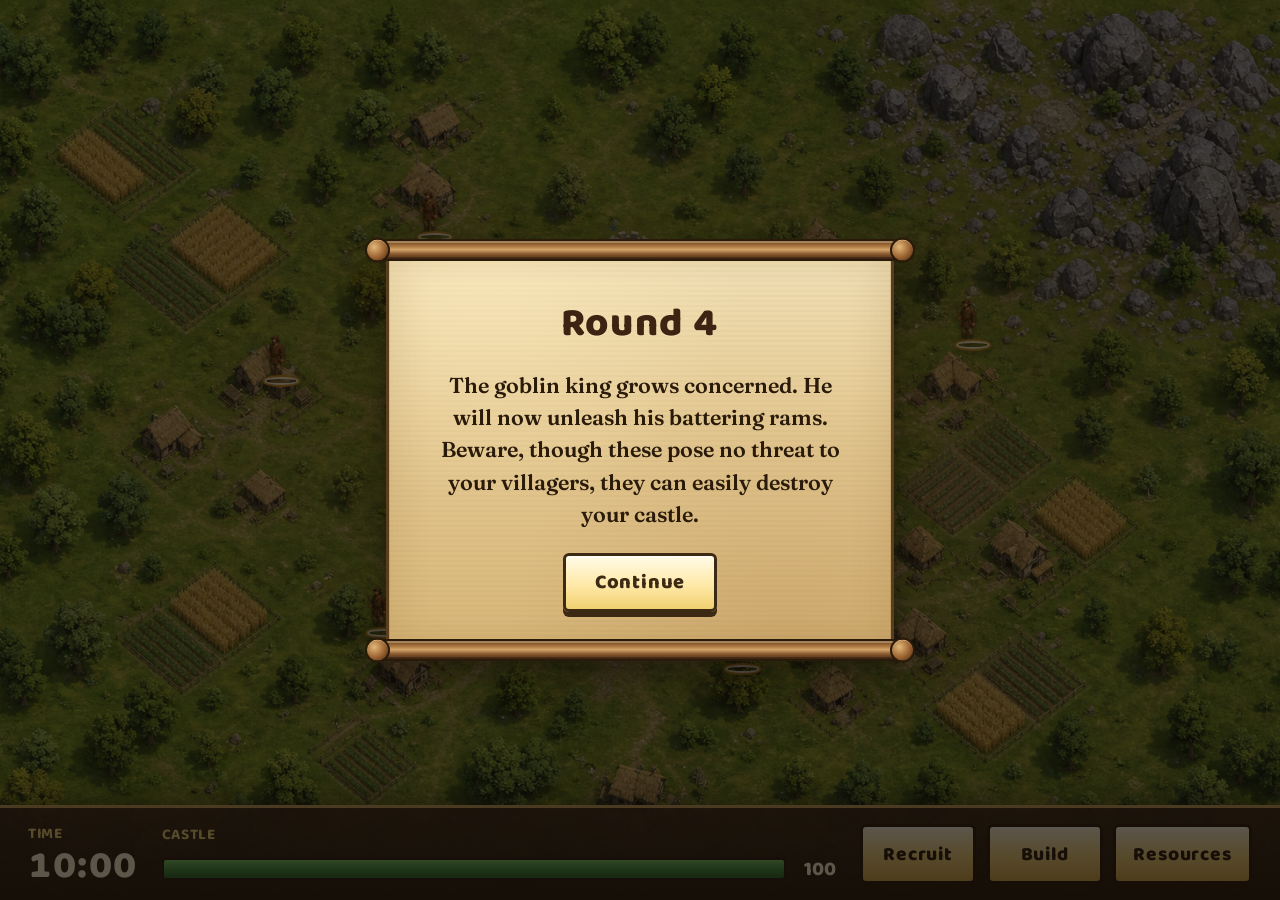
<file: round-4.html>
<!DOCTYPE html>
<html lang="en">
  <head>
    <meta charset="UTF-8" />
    <meta name="viewport" content="width=device-width, initial-scale=1.0" />
    <title>Round 4 — Humans vs. Goblins</title>
    <link rel="preconnect" href="https://fonts.googleapis.com" />
    <link rel="preconnect" href="https://fonts.gstatic.com" crossorigin />
    <link
      href="https://fonts.googleapis.com/css2?family=Baloo+2:wght@700;800&family=Fraunces:opsz,wght@9..144,500;600;700&display=swap"
      rel="stylesheet"
    />
    <link rel="stylesheet" href="styles.css?v=victory-feast" />
  </head>
  <body class="game-body">
    <main class="game" data-round="4" aria-label="Round four battlefield">
      <div class="game__map" aria-hidden="true">
        <img
          class="game__map-image"
          src="assets/game-map.jpg"
          alt=""
          width="1536"
          height="1024"
        />
      </div>

      <div
        class="recruiting-queue"
        id="recruiting-queue"
        aria-live="polite"
        aria-label="Recruiting and building queue"
      ></div>

      <div class="structures" id="structures-layer" aria-label="Structures"></div>
      <div
        class="build-ghost"
        id="build-ghost"
        hidden
        aria-hidden="true"
      ></div>

      <div class="units" id="units-layer" aria-label="Units">
        <button
          type="button"
          class="unit unit--villager"
          data-unit="villager"
          data-unit-id="villager-1"
          data-frame="0"
          style="left: 22%; top: 42%"
          aria-pressed="false"
          aria-label="Villager 1"
        >
          <span class="unit__sprite" aria-hidden="true"></span>
        </button>
        <button
          type="button"
          class="unit unit--villager"
          data-unit="villager"
          data-unit-id="villager-2"
          data-frame="0"
          style="left: 30%; top: 70%"
          aria-pressed="false"
          aria-label="Villager 2"
        >
          <span class="unit__sprite" aria-hidden="true"></span>
        </button>
        <button
          type="button"
          class="unit unit--villager"
          data-unit="villager"
          data-unit-id="villager-3"
          data-frame="0"
          style="left: 68%; top: 66%"
          aria-pressed="false"
          aria-label="Villager 3"
        >
          <span class="unit__sprite" aria-hidden="true"></span>
        </button>
        <button
          type="button"
          class="unit unit--villager"
          data-unit="villager"
          data-unit-id="villager-4"
          data-frame="0"
          style="left: 76%; top: 38%"
          aria-pressed="false"
          aria-label="Villager 4"
        >
          <span class="unit__sprite" aria-hidden="true"></span>
        </button>
        <button
          type="button"
          class="unit unit--villager"
          data-unit="villager"
          data-unit-id="villager-5"
          data-frame="0"
          style="left: 34%; top: 26%"
          aria-pressed="false"
          aria-label="Villager 5"
        >
          <span class="unit__sprite" aria-hidden="true"></span>
        </button>
        <button
          type="button"
          class="unit unit--villager"
          data-unit="villager"
          data-unit-id="villager-6"
          data-frame="0"
          style="left: 58%; top: 74%"
          aria-pressed="false"
          aria-label="Villager 6"
        >
          <span class="unit__sprite" aria-hidden="true"></span>
        </button>
        <button
          type="button"
          class="unit unit--military unit--footman"
          data-unit="footman"
          data-unit-id="footman-1"
          style="left: 44%; top: 62%"
          aria-pressed="false"
          aria-label="Footman"
        >
          <span class="unit__sprite unit__sprite--image" aria-hidden="true">
            <img src="assets/units/footman.png" alt="" draggable="false" />
          </span>
        </button>
        <button
          type="button"
          class="unit unit--military unit--footman"
          data-unit="footman"
          data-unit-id="footman-2"
          style="left: 50%; top: 66%"
          aria-pressed="false"
          aria-label="Footman"
        >
          <span class="unit__sprite unit__sprite--image" aria-hidden="true">
            <img src="assets/units/footman.png" alt="" draggable="false" />
          </span>
        </button>
        <button
          type="button"
          class="unit unit--military unit--footman"
          data-unit="footman"
          data-unit-id="footman-3"
          style="left: 56%; top: 62%"
          aria-pressed="false"
          aria-label="Footman"
        >
          <span class="unit__sprite unit__sprite--image" aria-hidden="true">
            <img src="assets/units/footman.png" alt="" draggable="false" />
          </span>
        </button>
        <button
          type="button"
          class="unit unit--military unit--footman"
          data-unit="footman"
          data-unit-id="footman-4"
          style="left: 48%; top: 70%"
          aria-pressed="false"
          aria-label="Footman"
        >
          <span class="unit__sprite unit__sprite--image" aria-hidden="true">
            <img src="assets/units/footman.png" alt="" draggable="false" />
          </span>
        </button>
      </div>

      <div
        class="round-intro"
        id="round-intro"
        role="dialog"
        aria-modal="true"
        aria-labelledby="round-intro-title"
      >
        <div class="round-intro__veil" aria-hidden="true"></div>
        <div class="round-intro__scroll">
          <div class="round-intro__roller round-intro__roller--top" aria-hidden="true"></div>
          <div class="round-intro__parchment">
            <h2 class="round-intro__title" id="round-intro-title">Round 4</h2>
            <p class="round-intro__text">
              The goblin king grows concerned. He will now unleash his battering
              rams. Beware, though these pose no threat to your villagers, they
              can easily destroy your castle.
            </p>
            <button type="button" class="round-intro__continue" id="round-intro-continue">
              Continue
            </button>
          </div>
          <div class="round-intro__roller round-intro__roller--bottom" aria-hidden="true"></div>
        </div>
      </div>

      <div
        class="popup-backdrop"
        id="popup-backdrop"
        hidden
        aria-hidden="true"
      ></div>

      <div
        class="popup"
        id="recruit-menu"
        role="dialog"
        aria-modal="true"
        aria-labelledby="recruit-menu-title"
        hidden
      >
        <div class="popup__panel">
          <header class="popup__header">
            <h2 class="popup__title" id="recruit-menu-title">Recruit</h2>
            <button type="button" class="popup__close" data-close-popup>
              Close
            </button>
          </header>
          <ul class="popup__list">
            <li>
              <button
                type="button"
                class="popup__option"
                data-recruit="footman"
              >
                Footman
                <span class="popup__hint">30 Food · 5 Wood · 30s</span>
              </button>
            </li>
            <li>
              <button
                type="button"
                class="popup__option"
                data-recruit="archer"
              >
                Archer
                <span class="popup__hint">75 Food · 25 Wood · 45s</span>
              </button>
            </li>
            <li>
              <button
                type="button"
                class="popup__option"
                data-recruit="knight"
              >
                Knight
                <span class="popup__hint">250 Food · 25 Wood · 2m</span>
              </button>
            </li>
          </ul>
        </div>
      </div>

      <div
        class="popup"
        id="build-menu"
        role="dialog"
        aria-modal="true"
        aria-labelledby="build-menu-title"
        hidden
      >
        <div class="popup__panel">
          <header class="popup__header">
            <h2 class="popup__title" id="build-menu-title">Build</h2>
            <button type="button" class="popup__close" data-close-popup>
              Close
            </button>
          </header>
          <ul class="popup__list">
            <li>
              <button
                type="button"
                class="popup__option"
                data-build="palisade"
              >
                Wooden Palisade
                <span class="popup__hint">50 Wood · 30s</span>
              </button>
            </li>
            <li>
              <button type="button" class="popup__option" data-build="wall">
                Stone Wall
                <span class="popup__hint">25 Stone · 45s</span>
              </button>
            </li>
            <li>
              <button
                type="button"
                class="popup__option"
                data-build="watchtower"
              >
                Watchtower
                <span class="popup__hint">100 Wood · 50 Stone · 1m</span>
              </button>
            </li>
          </ul>
        </div>
      </div>

      <div
        class="popup"
        id="resources-menu"
        role="dialog"
        aria-modal="true"
        aria-labelledby="resources-menu-title"
        hidden
      >
        <div class="popup__panel">
          <header class="popup__header">
            <h2 class="popup__title" id="resources-menu-title">Resources</h2>
            <button type="button" class="popup__close" data-close-popup>
              Close
            </button>
          </header>
          <ul class="resource-list">
            <li class="resource-list__item">
              <span class="resource-list__label">Food</span>
              <span class="resource-list__value" id="resource-food">100</span>
            </li>
            <li class="resource-list__item">
              <span class="resource-list__label">Wood</span>
              <span class="resource-list__value" id="resource-wood">50</span>
            </li>
            <li class="resource-list__item">
              <span class="resource-list__label">Stone</span>
              <span class="resource-list__value" id="resource-stone">25</span>
            </li>
          </ul>
        </div>
      </div>

      <div
        class="popup"
        id="villager-menu"
        role="dialog"
        aria-modal="true"
        aria-labelledby="villager-menu-title"
        hidden
      >
        <div class="popup__panel">
          <header class="popup__header">
            <h2 class="popup__title" id="villager-menu-title">Villager</h2>
            <button type="button" class="popup__close" data-close-popup>
              Close
            </button>
          </header>
          <ul class="popup__list">
            <li>
              <button
                type="button"
                class="popup__option"
                data-villager-action="farm"
              >
                Farm
              </button>
            </li>
            <li>
              <button
                type="button"
                class="popup__option"
                data-villager-action="mine"
              >
                Mine
              </button>
            </li>
            <li>
              <button
                type="button"
                class="popup__option"
                data-villager-action="chop-wood"
              >
                Chop Wood
              </button>
            </li>
            <li>
              <button
                type="button"
                class="popup__option"
                data-villager-action="return-to-castle"
              >
                Return to Castle
              </button>
            </li>
          </ul>
        </div>
      </div>

      <footer class="hud" aria-label="Game controls">
        <div class="hud__item hud__timer">
          <span class="hud__label">Time</span>
          <time class="hud__timer-value" id="round-timer" datetime="PT10M"
            >10:00</time
          >
        </div>

        <div class="hud__item hud__health">
          <span class="hud__label" id="castle-label">Castle</span>
          <div
            class="health-bar"
            role="meter"
            aria-labelledby="castle-label"
            aria-valuemin="0"
            aria-valuemax="100"
            aria-valuenow="100"
            id="castle-health"
          >
            <div class="health-bar__track">
              <div class="health-bar__fill" id="castle-health-fill"></div>
            </div>
            <span class="health-bar__value" id="castle-health-value">100</span>
          </div>
        </div>

        <div class="hud__item hud__actions">
          <button
            type="button"
            class="hud__button"
            id="recruit-button"
            aria-haspopup="dialog"
            aria-controls="recruit-menu"
            aria-expanded="false"
          >
            Recruit
          </button>
          <button
            type="button"
            class="hud__button"
            id="build-button"
            aria-haspopup="dialog"
            aria-controls="build-menu"
            aria-expanded="false"
          >
            Build
          </button>
          <button
            type="button"
            class="hud__button"
            id="resources-button"
            aria-haspopup="dialog"
            aria-controls="resources-menu"
            aria-expanded="false"
          >
            Resources
          </button>
        </div>
      </footer>

      <div
        class="victory"
        id="victory-overlay"
        hidden
        role="dialog"
        aria-modal="true"
        aria-labelledby="victory-title"
      >
        <div class="victory__veil" aria-hidden="true"></div>
        <div class="victory__content">
          <h2 class="victory__title" id="victory-title">Victory!!!!!!!!!</h2>
          <a class="victory__next" href="#" id="next-round-button" hidden>Next Round</a>
        </div>
      </div>

      <div
        class="defeat"
        id="defeat-overlay"
        hidden
        role="dialog"
        aria-modal="true"
        aria-labelledby="defeat-title"
      >
        <div class="defeat__veil" aria-hidden="true"></div>
        <div class="defeat__content">
          <h2 class="defeat__title" id="defeat-title">Defeat</h2>
          <a class="defeat__retry" href="round-4.html" id="retry-round-button"
            >Try Again</a
          >
        </div>
      </div>
    </main>

    <script src="game.js?v=victory-feast" defer></script>
  </body>
</html>
</file>
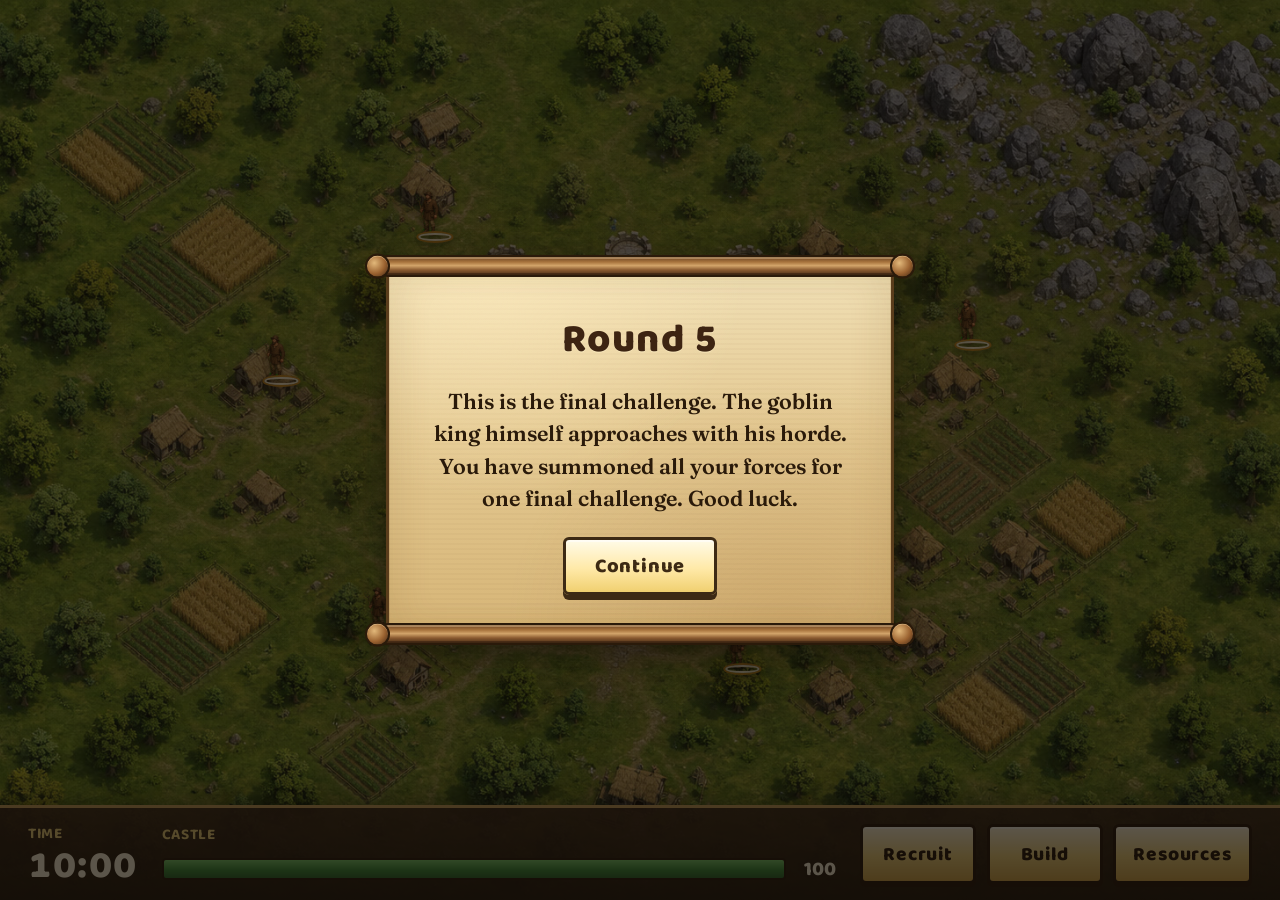
<file: round-5.html>
<!DOCTYPE html>
<html lang="en">
  <head>
    <meta charset="UTF-8" />
    <meta name="viewport" content="width=device-width, initial-scale=1.0" />
    <title>Round 5 — Humans vs. Goblins</title>
    <link rel="preconnect" href="https://fonts.googleapis.com" />
    <link rel="preconnect" href="https://fonts.gstatic.com" crossorigin />
    <link
      href="https://fonts.googleapis.com/css2?family=Baloo+2:wght@700;800&family=Fraunces:opsz,wght@9..144,500;600;700&display=swap"
      rel="stylesheet"
    />
    <link rel="stylesheet" href="styles.css?v=victory-feast" />
  </head>
  <body class="game-body">
    <main class="game" data-round="5" aria-label="Round five battlefield">
      <div class="game__map" aria-hidden="true">
        <img
          class="game__map-image"
          src="assets/game-map.jpg"
          alt=""
          width="1536"
          height="1024"
        />
      </div>

      <div
        class="recruiting-queue"
        id="recruiting-queue"
        aria-live="polite"
        aria-label="Recruiting and building queue"
      ></div>

      <div class="structures" id="structures-layer" aria-label="Structures"></div>
      <div
        class="build-ghost"
        id="build-ghost"
        hidden
        aria-hidden="true"
      ></div>

      <div class="units" id="units-layer" aria-label="Units">
        <button
          type="button"
          class="unit unit--villager"
          data-unit="villager"
          data-unit-id="villager-1"
          data-frame="0"
          style="left: 22%; top: 42%"
          aria-pressed="false"
          aria-label="Villager 1"
        >
          <span class="unit__sprite" aria-hidden="true"></span>
        </button>
        <button
          type="button"
          class="unit unit--villager"
          data-unit="villager"
          data-unit-id="villager-2"
          data-frame="0"
          style="left: 30%; top: 70%"
          aria-pressed="false"
          aria-label="Villager 2"
        >
          <span class="unit__sprite" aria-hidden="true"></span>
        </button>
        <button
          type="button"
          class="unit unit--villager"
          data-unit="villager"
          data-unit-id="villager-3"
          data-frame="0"
          style="left: 68%; top: 66%"
          aria-pressed="false"
          aria-label="Villager 3"
        >
          <span class="unit__sprite" aria-hidden="true"></span>
        </button>
        <button
          type="button"
          class="unit unit--villager"
          data-unit="villager"
          data-unit-id="villager-4"
          data-frame="0"
          style="left: 76%; top: 38%"
          aria-pressed="false"
          aria-label="Villager 4"
        >
          <span class="unit__sprite" aria-hidden="true"></span>
        </button>
        <button
          type="button"
          class="unit unit--villager"
          data-unit="villager"
          data-unit-id="villager-5"
          data-frame="0"
          style="left: 34%; top: 26%"
          aria-pressed="false"
          aria-label="Villager 5"
        >
          <span class="unit__sprite" aria-hidden="true"></span>
        </button>
        <button
          type="button"
          class="unit unit--villager"
          data-unit="villager"
          data-unit-id="villager-6"
          data-frame="0"
          style="left: 58%; top: 74%"
          aria-pressed="false"
          aria-label="Villager 6"
        >
          <span class="unit__sprite" aria-hidden="true"></span>
        </button>
        <button
          type="button"
          class="unit unit--military unit--footman"
          data-unit="footman"
          data-unit-id="footman-1"
          style="left: 44%; top: 62%"
          aria-pressed="false"
          aria-label="Footman"
        >
          <span class="unit__sprite unit__sprite--image" aria-hidden="true">
            <img src="assets/units/footman.png" alt="" draggable="false" />
          </span>
        </button>
        <button
          type="button"
          class="unit unit--military unit--footman"
          data-unit="footman"
          data-unit-id="footman-2"
          style="left: 50%; top: 66%"
          aria-pressed="false"
          aria-label="Footman"
        >
          <span class="unit__sprite unit__sprite--image" aria-hidden="true">
            <img src="assets/units/footman.png" alt="" draggable="false" />
          </span>
        </button>
        <button
          type="button"
          class="unit unit--military unit--footman"
          data-unit="footman"
          data-unit-id="footman-3"
          style="left: 56%; top: 62%"
          aria-pressed="false"
          aria-label="Footman"
        >
          <span class="unit__sprite unit__sprite--image" aria-hidden="true">
            <img src="assets/units/footman.png" alt="" draggable="false" />
          </span>
        </button>
        <button
          type="button"
          class="unit unit--military unit--footman"
          data-unit="footman"
          data-unit-id="footman-4"
          style="left: 48%; top: 70%"
          aria-pressed="false"
          aria-label="Footman"
        >
          <span class="unit__sprite unit__sprite--image" aria-hidden="true">
            <img src="assets/units/footman.png" alt="" draggable="false" />
          </span>
        </button>
        <button
          type="button"
          class="unit unit--military unit--archer"
          data-unit="archer"
          data-unit-id="archer-1"
          style="left: 38%; top: 55%"
          aria-pressed="false"
          aria-label="Archer"
        >
          <span class="unit__sprite unit__sprite--image" aria-hidden="true">
            <img src="assets/units/archer.png" alt="" draggable="false" />
          </span>
        </button>
        <button
          type="button"
          class="unit unit--military unit--archer"
          data-unit="archer"
          data-unit-id="archer-2"
          style="left: 62%; top: 55%"
          aria-pressed="false"
          aria-label="Archer"
        >
          <span class="unit__sprite unit__sprite--image" aria-hidden="true">
            <img src="assets/units/archer.png" alt="" draggable="false" />
          </span>
        </button>
        <button
          type="button"
          class="unit unit--military unit--archer"
          data-unit="archer"
          data-unit-id="archer-3"
          style="left: 50%; top: 54%"
          aria-pressed="false"
          aria-label="Archer"
        >
          <span class="unit__sprite unit__sprite--image" aria-hidden="true">
            <img src="assets/units/archer.png" alt="" draggable="false" />
          </span>
        </button>
        <button
          type="button"
          class="unit unit--military unit--knight"
          data-unit="knight"
          data-unit-id="knight-1"
          style="left: 46%; top: 58%"
          aria-pressed="false"
          aria-label="Knight"
        >
          <span class="unit__sprite unit__sprite--image" aria-hidden="true">
            <img src="assets/units/knight.png" alt="" draggable="false" />
          </span>
        </button>
      </div>

      <div
        class="round-intro"
        id="round-intro"
        role="dialog"
        aria-modal="true"
        aria-labelledby="round-intro-title"
      >
        <div class="round-intro__veil" aria-hidden="true"></div>
        <div class="round-intro__scroll">
          <div class="round-intro__roller round-intro__roller--top" aria-hidden="true"></div>
          <div class="round-intro__parchment">
            <h2 class="round-intro__title" id="round-intro-title">Round 5</h2>
            <p class="round-intro__text">
              This is the final challenge. The goblin king himself approaches
              with his horde. You have summoned all your forces for one final
              challenge. Good luck.
            </p>
            <button type="button" class="round-intro__continue" id="round-intro-continue">
              Continue
            </button>
          </div>
          <div class="round-intro__roller round-intro__roller--bottom" aria-hidden="true"></div>
        </div>
      </div>

      <div
        class="popup-backdrop"
        id="popup-backdrop"
        hidden
        aria-hidden="true"
      ></div>

      <div
        class="popup"
        id="recruit-menu"
        role="dialog"
        aria-modal="true"
        aria-labelledby="recruit-menu-title"
        hidden
      >
        <div class="popup__panel">
          <header class="popup__header">
            <h2 class="popup__title" id="recruit-menu-title">Recruit</h2>
            <button type="button" class="popup__close" data-close-popup>
              Close
            </button>
          </header>
          <ul class="popup__list">
            <li>
              <button
                type="button"
                class="popup__option"
                data-recruit="footman"
              >
                Footman
                <span class="popup__hint">30 Food · 5 Wood · 30s</span>
              </button>
            </li>
            <li>
              <button
                type="button"
                class="popup__option"
                data-recruit="archer"
              >
                Archer
                <span class="popup__hint">75 Food · 25 Wood · 45s</span>
              </button>
            </li>
            <li>
              <button
                type="button"
                class="popup__option"
                data-recruit="knight"
              >
                Knight
                <span class="popup__hint">250 Food · 25 Wood · 2m</span>
              </button>
            </li>
          </ul>
        </div>
      </div>

      <div
        class="popup"
        id="build-menu"
        role="dialog"
        aria-modal="true"
        aria-labelledby="build-menu-title"
        hidden
      >
        <div class="popup__panel">
          <header class="popup__header">
            <h2 class="popup__title" id="build-menu-title">Build</h2>
            <button type="button" class="popup__close" data-close-popup>
              Close
            </button>
          </header>
          <ul class="popup__list">
            <li>
              <button
                type="button"
                class="popup__option"
                data-build="palisade"
              >
                Wooden Palisade
                <span class="popup__hint">50 Wood · 30s</span>
              </button>
            </li>
            <li>
              <button type="button" class="popup__option" data-build="wall">
                Stone Wall
                <span class="popup__hint">25 Stone · 45s</span>
              </button>
            </li>
            <li>
              <button
                type="button"
                class="popup__option"
                data-build="watchtower"
              >
                Watchtower
                <span class="popup__hint">100 Wood · 50 Stone · 1m</span>
              </button>
            </li>
          </ul>
        </div>
      </div>

      <div
        class="popup"
        id="resources-menu"
        role="dialog"
        aria-modal="true"
        aria-labelledby="resources-menu-title"
        hidden
      >
        <div class="popup__panel">
          <header class="popup__header">
            <h2 class="popup__title" id="resources-menu-title">Resources</h2>
            <button type="button" class="popup__close" data-close-popup>
              Close
            </button>
          </header>
          <ul class="resource-list">
            <li class="resource-list__item">
              <span class="resource-list__label">Food</span>
              <span class="resource-list__value" id="resource-food">100</span>
            </li>
            <li class="resource-list__item">
              <span class="resource-list__label">Wood</span>
              <span class="resource-list__value" id="resource-wood">50</span>
            </li>
            <li class="resource-list__item">
              <span class="resource-list__label">Stone</span>
              <span class="resource-list__value" id="resource-stone">25</span>
            </li>
          </ul>
        </div>
      </div>

      <div
        class="popup"
        id="villager-menu"
        role="dialog"
        aria-modal="true"
        aria-labelledby="villager-menu-title"
        hidden
      >
        <div class="popup__panel">
          <header class="popup__header">
            <h2 class="popup__title" id="villager-menu-title">Villager</h2>
            <button type="button" class="popup__close" data-close-popup>
              Close
            </button>
          </header>
          <ul class="popup__list">
            <li>
              <button
                type="button"
                class="popup__option"
                data-villager-action="farm"
              >
                Farm
              </button>
            </li>
            <li>
              <button
                type="button"
                class="popup__option"
                data-villager-action="mine"
              >
                Mine
              </button>
            </li>
            <li>
              <button
                type="button"
                class="popup__option"
                data-villager-action="chop-wood"
              >
                Chop Wood
              </button>
            </li>
            <li>
              <button
                type="button"
                class="popup__option"
                data-villager-action="return-to-castle"
              >
                Return to Castle
              </button>
            </li>
          </ul>
        </div>
      </div>

      <footer class="hud" aria-label="Game controls">
        <div class="hud__item hud__timer">
          <span class="hud__label">Time</span>
          <time class="hud__timer-value" id="round-timer" datetime="PT10M"
            >10:00</time
          >
        </div>

        <div class="hud__item hud__health">
          <span class="hud__label" id="castle-label">Castle</span>
          <div
            class="health-bar"
            role="meter"
            aria-labelledby="castle-label"
            aria-valuemin="0"
            aria-valuemax="100"
            aria-valuenow="100"
            id="castle-health"
          >
            <div class="health-bar__track">
              <div class="health-bar__fill" id="castle-health-fill"></div>
            </div>
            <span class="health-bar__value" id="castle-health-value">100</span>
          </div>
        </div>

        <div class="hud__item hud__actions">
          <button
            type="button"
            class="hud__button"
            id="recruit-button"
            aria-haspopup="dialog"
            aria-controls="recruit-menu"
            aria-expanded="false"
          >
            Recruit
          </button>
          <button
            type="button"
            class="hud__button"
            id="build-button"
            aria-haspopup="dialog"
            aria-controls="build-menu"
            aria-expanded="false"
          >
            Build
          </button>
          <button
            type="button"
            class="hud__button"
            id="resources-button"
            aria-haspopup="dialog"
            aria-controls="resources-menu"
            aria-expanded="false"
          >
            Resources
          </button>
        </div>
      </footer>

      <div
        class="victory"
        id="victory-overlay"
        hidden
        role="dialog"
        aria-modal="true"
        aria-labelledby="victory-title"
      >
        <div class="victory__veil" aria-hidden="true"></div>
        <div class="victory__content">
          <h2 class="victory__title" id="victory-title">Victory!!!!!!!!!</h2>
          <a class="victory__next" href="victory.html" id="next-round-button" hidden
            >To the Feast</a
          >
        </div>
      </div>

      <div
        class="defeat"
        id="defeat-overlay"
        hidden
        role="dialog"
        aria-modal="true"
        aria-labelledby="defeat-title"
      >
        <div class="defeat__veil" aria-hidden="true"></div>
        <div class="defeat__content">
          <h2 class="defeat__title" id="defeat-title">Defeat</h2>
          <a class="defeat__retry" href="round-5.html" id="retry-round-button"
            >Try Again</a
          >
        </div>
      </div>
    </main>

    <script src="game.js?v=round5-spawns" defer></script>
  </body>
</html>
</file>
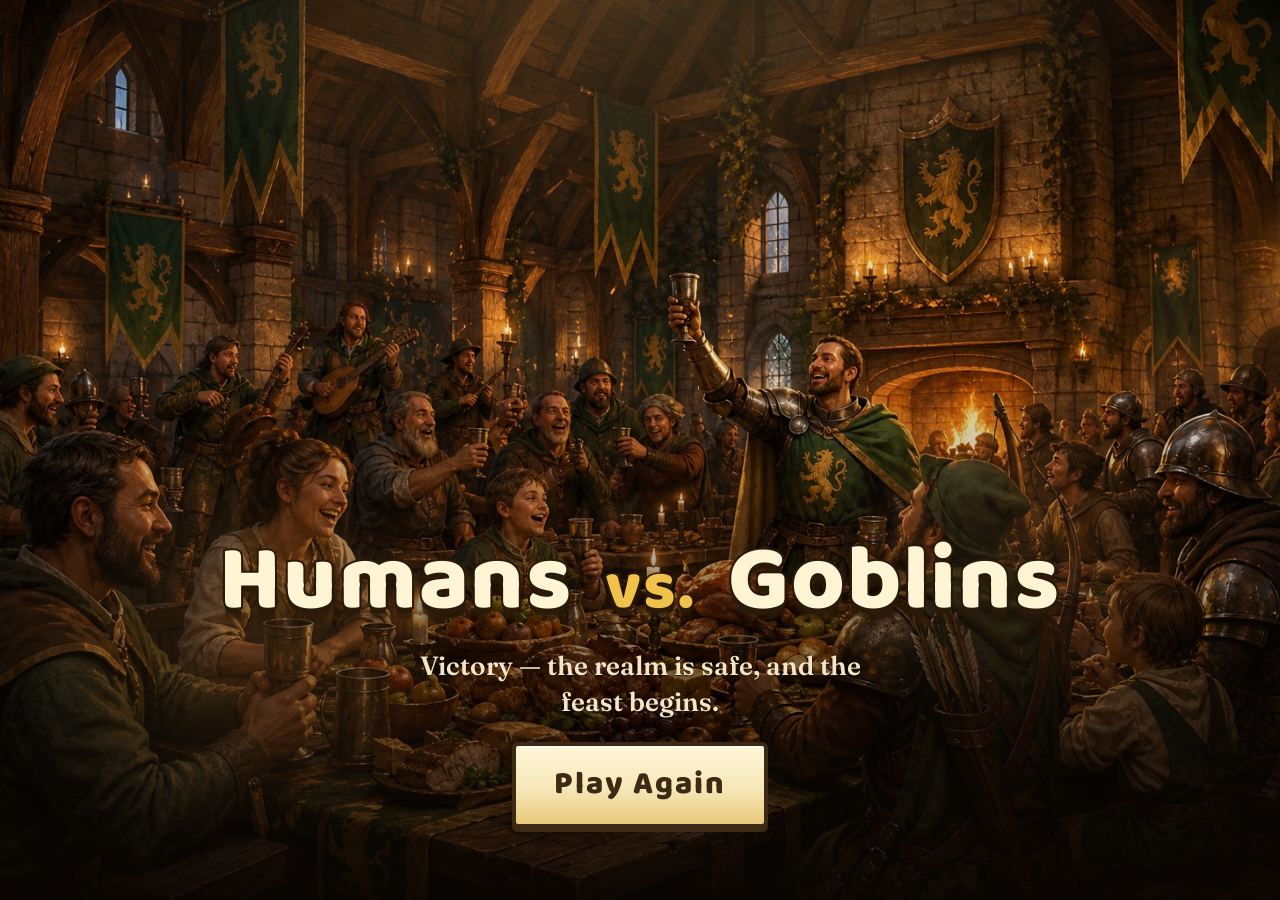
<file: victory.html>
<!DOCTYPE html>
<html lang="en">
  <head>
    <meta charset="UTF-8" />
    <meta name="viewport" content="width=device-width, initial-scale=1.0" />
    <title>Victory — Humans vs. Goblins</title>
    <link rel="preconnect" href="https://fonts.googleapis.com" />
    <link rel="preconnect" href="https://fonts.gstatic.com" crossorigin />
    <link
      href="https://fonts.googleapis.com/css2?family=Baloo+2:wght@700;800&family=Fraunces:opsz,wght@9..144,500;600;700&display=swap"
      rel="stylesheet"
    />
    <link rel="stylesheet" href="styles.css?v=victory-feast" />
  </head>
  <body class="feast-body">
    <main class="feast" aria-label="Victory feast">
      <div class="feast__scene" aria-hidden="true">
        <img
          class="feast__image"
          src="assets/victory-feast.jpg"
          alt=""
          width="1536"
          height="1024"
        />
        <div class="feast__veil"></div>
      </div>
      <div class="feast__embers" aria-hidden="true"></div>

      <div class="feast__content">
        <h1 class="title feast__brand" aria-label="Humans vs. Goblins">
          <span class="title__line">Humans</span>
          <span class="title__vs">vs.</span>
          <span class="title__line">Goblins</span>
        </h1>
        <p class="feast__tagline">Victory — the realm is safe, and the feast begins.</p>
        <a class="start-box" href="index.html">Play Again</a>
      </div>
    </main>
  </body>
</html>
</file>
<file: styles.css>
:root {
  --ink: #1c140c;
  --parchment: #f3e6c8;
  --gold: #f0c14b;
  --gold-deep: #c9891a;
  --forest: #2f5d3a;
  --stone: #5a4a3a;
  --sky-wash: rgba(180, 210, 230, 0.35);
  --title-fill: #fff4d4;
  --title-stroke: #2a1a0a;
  --start-fill: #f6e7b8;
  --start-edge: #3d2a14;
  --font-bubble: "Baloo 2", "Comic Sans MS", cursive;
  --font-body: "Fraunces", Georgia, serif;
}

*,
*::before,
*::after {
  box-sizing: border-box;
}

html,
body {
  margin: 0;
  min-height: 100%;
}

body {
  font-family: var(--font-body);
  color: var(--ink);
  background: #6b8f5a;
}

/* —— Landing —— */

.landing {
  position: relative;
  min-height: 100dvh;
  display: flex;
  flex-direction: column;
  align-items: center;
  overflow: hidden;
}

.sky-glow {
  position: absolute;
  inset: 0 0 45% 0;
  background: radial-gradient(
    ellipse 80% 70% at 50% 0%,
    rgba(255, 236, 180, 0.45),
    transparent 70%
  );
  pointer-events: none;
  z-index: 1;
  animation: glow-pulse 6s ease-in-out infinite;
}

.scene {
  position: absolute;
  inset: 0;
  z-index: 0;
}

.scene__image {
  width: 100%;
  height: 100%;
  object-fit: cover;
  object-position: center 40%;
  display: block;
  animation: scene-drift 28s ease-in-out infinite alternate;
  transform-origin: center 45%;
}

.scene__veil {
  position: absolute;
  inset: 0;
  background: linear-gradient(
    180deg,
    rgba(40, 55, 70, 0.28) 0%,
    rgba(40, 55, 70, 0.08) 35%,
    rgba(30, 40, 25, 0.15) 70%,
    rgba(25, 35, 20, 0.4) 100%
  );
  pointer-events: none;
}

.landing__content {
  position: relative;
  z-index: 2;
  width: min(920px, 100%);
  padding: clamp(1.5rem, 6vh, 3.5rem) 1.25rem 2rem;
  display: flex;
  flex-direction: column;
  align-items: center;
  gap: clamp(1.75rem, 5vh, 3rem);
  text-align: center;
}

/* Bubble title */

.title {
  margin: 0;
  display: flex;
  flex-wrap: wrap;
  justify-content: center;
  align-items: baseline;
  gap: 0.15em 0.35em;
  font-family: var(--font-bubble);
  font-weight: 800;
  font-size: clamp(2.6rem, 9vw, 5.75rem);
  line-height: 0.95;
  letter-spacing: 0.02em;
  color: var(--title-fill);
  animation: title-pop 0.9s cubic-bezier(0.34, 1.45, 0.64, 1) both;
}

.title__line,
.title__vs {
  display: inline-block;
  -webkit-text-stroke: 0.045em var(--title-stroke);
  paint-order: stroke fill;
  text-shadow:
    0 0.06em 0 var(--title-stroke),
    0 0.12em 0 rgba(42, 26, 10, 0.55),
    0 0.18em 0.08em rgba(20, 12, 4, 0.35);
}

.title__vs {
  font-size: 0.72em;
  color: var(--gold);
  animation: title-bob 3.2s ease-in-out 1s infinite;
}

/* Start box — interactive container */

.start-box {
  display: inline-flex;
  align-items: center;
  justify-content: center;
  min-width: 9.5rem;
  padding: 0.85rem 2.4rem;
  font-family: var(--font-bubble);
  font-weight: 800;
  font-size: clamp(1.45rem, 3.5vw, 2rem);
  letter-spacing: 0.06em;
  color: var(--start-edge);
  text-decoration: none;
  background: linear-gradient(180deg, #fff6d8 0%, var(--start-fill) 55%, #e8c97a 100%);
  border: 4px solid var(--start-edge);
  border-radius: 6px;
  box-shadow:
    inset 0 2px 0 rgba(255, 255, 255, 0.55),
    0 4px 0 var(--start-edge);
  cursor: pointer;
  transition:
    transform 0.15s ease,
    box-shadow 0.15s ease,
    background 0.15s ease;
  animation: start-enter 0.7s cubic-bezier(0.34, 1.3, 0.64, 1) 0.35s both;
}

.start-box:hover,
.start-box:focus-visible {
  transform: translateY(-3px);
  box-shadow:
    inset 0 2px 0 rgba(255, 255, 255, 0.55),
    0 7px 0 var(--start-edge);
  outline: none;
  background: linear-gradient(180deg, #fffbe8 0%, #ffe9a8 55%, #f0d070 100%);
}

.start-box:active {
  transform: translateY(2px);
  box-shadow:
    inset 0 2px 0 rgba(255, 255, 255, 0.35),
    0 2px 0 var(--start-edge);
}

/* —— Instructions —— */

.instructions {
  position: relative;
  min-height: 100dvh;
  padding: clamp(1.5rem, 4vw, 2.75rem);
  background:
    radial-gradient(ellipse at 30% 0%, rgba(255, 230, 160, 0.35), transparent 50%),
    linear-gradient(160deg, #7a9a5c 0%, #4a6b3a 45%, #3d5530 100%);
  color: var(--parchment);
  overflow-x: hidden;
}

.instructions::before {
  content: "";
  position: absolute;
  inset: 0;
  background-image:
    radial-gradient(rgba(28, 20, 12, 0.06) 1px, transparent 1px),
    radial-gradient(rgba(255, 244, 212, 0.05) 1px, transparent 1px);
  background-size: 18px 18px, 28px 28px;
  background-position: 0 0, 9px 14px;
  pointer-events: none;
  opacity: 0.7;
}

.back-link {
  position: relative;
  z-index: 1;
  font-family: var(--font-body);
  font-size: 1rem;
  color: var(--parchment);
  text-decoration: none;
  opacity: 0.9;
}

.back-link:hover,
.back-link:focus-visible {
  text-decoration: underline;
  outline: none;
}

.instructions__layout {
  position: relative;
  z-index: 1;
  display: grid;
  grid-template-columns: minmax(0, 34rem) minmax(16rem, 1fr);
  gap: clamp(1.5rem, 5vw, 4rem);
  align-items: stretch;
  margin-top: 0.75rem;
  min-height: calc(100dvh - 6rem);
}

.instructions__main {
  min-width: 0;
  max-width: 38rem;
}

.instructions__title {
  margin: 1.25rem 0 1.25rem;
  font-family: var(--font-bubble);
  font-weight: 800;
  font-size: clamp(2.1rem, 6vw, 3.4rem);
  line-height: 1;
  color: var(--title-fill);
  -webkit-text-stroke: 0.04em var(--title-stroke);
  paint-order: stroke fill;
  text-shadow: 0 0.08em 0 rgba(42, 26, 10, 0.45);
}

.instructions__copy {
  max-width: 38rem;
}

.instructions__copy p {
  margin: 0 0 1.15rem;
  font-size: clamp(1.05rem, 2.2vw, 1.2rem);
  font-weight: 500;
  line-height: 1.65;
  color: rgba(255, 246, 220, 0.95);
  text-shadow: 0 1px 2px rgba(20, 30, 12, 0.35);
}

.instructions__copy p:last-child {
  margin-bottom: 0;
}

.instructions__copy strong {
  font-weight: 600;
  color: var(--gold);
  letter-spacing: 0.02em;
}

/* Open right column — big Begin lives here */
.instructions__cta {
  display: flex;
  align-items: center;
  justify-content: center;
  min-height: 18rem;
  opacity: 1;
  visibility: visible;
}

.begin-box {
  display: flex;
  align-items: center;
  justify-content: center;
  width: min(22rem, 85%);
  height: min(22rem, 55vh);
  min-width: 14rem;
  min-height: 14rem;
  padding: 1.5rem;
  font-family: var(--font-bubble), Georgia, serif;
  font-weight: 800;
  font-size: clamp(3.5rem, 8vw, 6rem);
  letter-spacing: 0.04em;
  line-height: 1;
  color: #2a1a0a;
  text-decoration: none;
  text-align: center;
  background: linear-gradient(180deg, #fff6d8 0%, #f6e7b8 55%, #e8c97a 100%);
  border: 8px solid #3d2a14;
  border-radius: 14px;
  box-shadow:
    inset 0 4px 0 rgba(255, 255, 255, 0.55),
    0 10px 0 #3d2a14;
  cursor: pointer;
  opacity: 1;
  visibility: visible;
  transition:
    transform 0.15s ease,
    box-shadow 0.15s ease,
    background 0.15s ease;
}

.begin-box:hover,
.begin-box:focus-visible {
  transform: translateY(-6px) scale(1.02);
  box-shadow:
    inset 0 4px 0 rgba(255, 255, 255, 0.55),
    0 16px 0 #3d2a14;
  outline: none;
  background: linear-gradient(180deg, #fffbe8 0%, #ffe9a8 55%, #f0d070 100%);
}

.begin-box:active {
  transform: translateY(4px) scale(0.99);
  box-shadow:
    inset 0 2px 0 rgba(255, 255, 255, 0.35),
    0 4px 0 #3d2a14;
}

/* —— Game arena (shared across rounds) —— */

.game-body {
  background: #5f8f45;
  overflow: hidden;
}

.game {
  position: relative;
  width: 100%;
  height: 100dvh;
  overflow: hidden;
}

.game.is-issuing-move,
.game.is-placing-build {
  cursor: crosshair;
}

.game.is-issuing-move .unit {
  cursor: pointer;
}

.game.is-placing-build .unit,
.game.is-placing-build .structure {
  pointer-events: none;
}

.game__map {
  position: absolute;
  inset: 0;
}

.game__map-image {
  width: 100%;
  height: 100%;
  object-fit: cover;
  object-position: center center;
  display: block;
  user-select: none;
  pointer-events: none;
}

/* —— Recruiting queue —— */

.recruiting-queue {
  position: absolute;
  top: 1rem;
  left: 1rem;
  z-index: 45;
  display: flex;
  flex-direction: column;
  gap: 0.55rem;
  width: min(15rem, calc(100% - 2rem));
  pointer-events: none;
}

.recruiting-card {
  display: grid;
  grid-template-columns: auto 1fr;
  gap: 0.65rem;
  align-items: center;
  padding: 0.65rem 0.75rem;
  background: linear-gradient(180deg, #f3e6c8 0%, #e5d2a8 100%);
  border: 3px solid #3d2a14;
  border-radius: 8px;
  box-shadow: 0 4px 0 rgba(30, 18, 8, 0.45);
  color: #1c140c;
  pointer-events: none;
}

.recruiting-card__clock {
  width: 2.1rem;
  height: 2.1rem;
  border: 3px solid #3d2a14;
  border-radius: 50%;
  display: grid;
  place-items: center;
  background: #fff6d8;
  position: relative;
  flex-shrink: 0;
}

.recruiting-card__clock::before {
  content: "";
  position: absolute;
  width: 2px;
  height: 0.55rem;
  background: #3d2a14;
  top: 0.35rem;
  left: 50%;
  transform: translateX(-50%);
  transform-origin: bottom center;
  animation: clock-hand 1s linear infinite;
}

.recruiting-card__clock::after {
  content: "";
  width: 0.35rem;
  height: 0.35rem;
  border-radius: 50%;
  background: #3d2a14;
}

.recruiting-card__copy {
  min-width: 0;
}

.recruiting-card__title {
  font-family: var(--font-bubble);
  font-weight: 800;
  font-size: 1.05rem;
  line-height: 1.1;
  letter-spacing: 0.02em;
}

.recruiting-card__unit {
  font-family: var(--font-body);
  font-size: 0.9rem;
  font-weight: 600;
  color: #5a3d1c;
}

.recruiting-card__time {
  font-family: var(--font-bubble);
  font-weight: 800;
  font-size: 1.15rem;
  font-variant-numeric: tabular-nums;
  color: #2a1a0a;
  margin-top: 0.1rem;
}

@keyframes clock-hand {
  to {
    transform: translateX(-50%) rotate(360deg);
  }
}

/* —— Structures —— */

.structures {
  position: absolute;
  inset: 0;
  z-index: 8;
  pointer-events: none;
}

.structure,
.build-ghost {
  position: absolute;
  left: 50%;
  top: 50%;
  width: 4.6rem;
  height: 2.8rem;
  transform: translate(-50%, -78%);
  pointer-events: none;
  z-index: 8;
}

.structure--watchtower,
.build-ghost.structure--watchtower {
  width: 3.6rem;
  height: 5.4rem;
  transform: translate(-50%, -88%);
  z-index: 9;
}

.structure__sprite {
  display: block;
  width: 100%;
  height: 100%;
}

.structure__sprite img,
.build-ghost .structure__sprite img {
  width: 100%;
  height: 100%;
  object-fit: contain;
  object-position: bottom center;
  display: block;
  pointer-events: none;
  user-select: none;
  filter: drop-shadow(0 2px 0 rgba(20, 12, 6, 0.35));
}

.structure.is-building {
  opacity: 0.72;
}

.structure.is-building .structure__sprite img {
  filter: drop-shadow(0 2px 0 rgba(20, 12, 6, 0.35)) saturate(0.75);
}

.structure .unit-hp {
  top: 12%;
  height: 64%;
}

.structure.is-attacking .structure__sprite {
  animation: unit-attack-shake 0.35s ease-in-out;
}

.build-ghost {
  z-index: 40;
  opacity: 0.78;
  filter: none;
}

.build-ghost.is-invalid {
  opacity: 0.45;
}

.build-ghost.is-invalid .structure__sprite img {
  filter: drop-shadow(0 0 0 transparent) grayscale(0.2)
    sepia(0.35) hue-rotate(-20deg) saturate(1.4);
}

.build-ghost[hidden] {
  display: none !important;
}

/* —— Round intro scroll —— */

.round-intro {
  position: absolute;
  inset: 0;
  z-index: 90;
  display: grid;
  place-items: center;
  padding: 1.25rem;
  pointer-events: auto;
}

.round-intro[hidden] {
  display: none !important;
}

.round-intro__veil {
  position: absolute;
  inset: 0;
  background:
    radial-gradient(
      ellipse 65% 50% at 50% 45%,
      rgba(80, 55, 25, 0.2),
      transparent 70%
    ),
    rgba(14, 10, 6, 0.68);
  pointer-events: none;
}

.round-intro__scroll {
  position: relative;
  z-index: 1;
  width: min(34rem, 100%);
  display: flex;
  flex-direction: column;
  align-items: stretch;
  animation: title-pop 0.85s cubic-bezier(0.34, 1.35, 0.64, 1) both;
  filter: drop-shadow(0 14px 18px rgba(10, 6, 2, 0.45));
}

.round-intro__roller {
  height: 1.35rem;
  margin: 0 0.55rem;
  border-radius: 999px;
  background:
    linear-gradient(
      180deg,
      #6b4424 0%,
      #a8743d 28%,
      #d2a46a 48%,
      #8a5a30 72%,
      #4a2e16 100%
    );
  border: 2px solid #2a1a0a;
  box-shadow:
    inset 0 2px 0 rgba(255, 230, 180, 0.35),
    inset 0 -2px 0 rgba(30, 16, 6, 0.35);
  position: relative;
}

.round-intro__roller::before,
.round-intro__roller::after {
  content: "";
  position: absolute;
  top: 50%;
  width: 1.55rem;
  height: 1.55rem;
  border-radius: 50%;
  transform: translateY(-50%);
  background:
    radial-gradient(circle at 35% 35%, #e2b87a 0%, #9a6230 55%, #3d2412 100%);
  border: 2px solid #2a1a0a;
  box-shadow: inset 0 1px 0 rgba(255, 236, 190, 0.4);
}

.round-intro__roller::before {
  left: -0.85rem;
}

.round-intro__roller::after {
  right: -0.85rem;
}

.round-intro__parchment {
  margin: -0.15rem 1.15rem;
  padding: clamp(1.4rem, 4vw, 2.1rem) clamp(1.3rem, 4vw, 2.4rem)
    clamp(1.2rem, 3vw, 1.75rem);
  background:
    radial-gradient(ellipse at 20% 0%, rgba(255, 236, 190, 0.55), transparent 45%),
    radial-gradient(ellipse at 80% 100%, rgba(150, 100, 50, 0.18), transparent 50%),
    repeating-linear-gradient(
      0deg,
      rgba(90, 55, 25, 0.03) 0 2px,
      transparent 2px 5px
    ),
    linear-gradient(180deg, #f0dfb4 0%, #e4c992 45%, #d7b678 100%);
  border-left: 3px solid #5a3d1c;
  border-right: 3px solid #5a3d1c;
  color: #2a1a0a;
  text-align: center;
  box-shadow:
    inset 0 0 0 1px rgba(90, 55, 25, 0.12),
    inset 18px 0 28px rgba(120, 75, 30, 0.08),
    inset -18px 0 28px rgba(120, 75, 30, 0.08);
}

.round-intro__title {
  margin: 0 0 0.85rem;
  font-family: var(--font-bubble);
  font-weight: 800;
  font-size: clamp(1.8rem, 5vw, 2.5rem);
  letter-spacing: 0.04em;
  color: #3d2412;
  text-shadow: 0 1px 0 rgba(255, 240, 200, 0.55);
}

.round-intro__text {
  margin: 0 auto 1.45rem;
  max-width: 30ch;
  font-family: var(--font-body);
  font-size: clamp(1.1rem, 2.7vw, 1.35rem);
  font-weight: 600;
  line-height: 1.5;
  color: #2a1a0a;
}

.round-intro__continue {
  appearance: none;
  display: inline-flex;
  align-items: center;
  justify-content: center;
  min-width: 9rem;
  margin: 0 auto;
  padding: 0.65rem 1.8rem;
  font-family: var(--font-bubble);
  font-weight: 800;
  font-size: 1.25rem;
  letter-spacing: 0.04em;
  color: var(--start-edge);
  background: linear-gradient(180deg, #fff6d8 0%, var(--start-fill) 55%, #e8c97a 100%);
  border: 3px solid var(--start-edge);
  border-radius: 6px;
  box-shadow:
    inset 0 2px 0 rgba(255, 255, 255, 0.55),
    0 3px 0 var(--start-edge);
  cursor: pointer;
  transition:
    transform 0.15s ease,
    box-shadow 0.15s ease,
    background 0.15s ease;
}

.round-intro__continue:hover,
.round-intro__continue:focus-visible {
  transform: translateY(-2px);
  box-shadow:
    inset 0 2px 0 rgba(255, 255, 255, 0.55),
    0 5px 0 var(--start-edge);
  outline: none;
  background: linear-gradient(180deg, #fffbe8 0%, #ffe9a8 55%, #f0d070 100%);
}

.round-intro__continue:active {
  transform: translateY(1px);
  box-shadow:
    inset 0 2px 0 rgba(255, 255, 255, 0.35),
    0 1px 0 var(--start-edge);
}

.game.is-intro {
  cursor: default;
}

/* —— Victory —— */

.victory {
  position: absolute;
  inset: 0;
  z-index: 80;
  display: grid;
  place-items: center;
  padding: 1.5rem;
  pointer-events: auto;
}

.victory[hidden] {
  display: none !important;
}

.victory__veil {
  position: absolute;
  inset: 0;
  background:
    radial-gradient(
      ellipse 70% 55% at 50% 42%,
      rgba(255, 236, 180, 0.28),
      transparent 70%
    ),
    rgba(18, 12, 6, 0.62);
  pointer-events: none;
}

.victory__content {
  position: relative;
  z-index: 1;
  display: flex;
  flex-direction: column;
  align-items: center;
  gap: clamp(1.25rem, 4vw, 2.25rem);
  text-align: center;
  max-width: min(92vw, 42rem);
}

.victory__title {
  margin: 0;
  font-family: var(--font-bubble);
  font-weight: 800;
  font-size: clamp(2.8rem, 11vw, 6.5rem);
  line-height: 0.95;
  letter-spacing: 0.02em;
  color: var(--title-fill);
  -webkit-text-stroke: 0.045em var(--title-stroke);
  paint-order: stroke fill;
  text-shadow:
    0 0.06em 0 var(--title-stroke),
    0 0.12em 0 rgba(42, 26, 10, 0.55),
    0 0.18em 0.08em rgba(20, 12, 4, 0.35);
  animation: title-pop 0.9s cubic-bezier(0.34, 1.45, 0.64, 1) both;
}

.victory__next {
  display: inline-flex;
  align-items: center;
  justify-content: center;
  min-width: 11rem;
  padding: 0.9rem 2.5rem;
  font-family: var(--font-bubble);
  font-weight: 800;
  font-size: clamp(1.5rem, 3.8vw, 2.15rem);
  letter-spacing: 0.05em;
  color: var(--start-edge);
  text-decoration: none;
  background: linear-gradient(180deg, #fff6d8 0%, var(--start-fill) 55%, #e8c97a 100%);
  border: 4px solid var(--start-edge);
  border-radius: 6px;
  box-shadow:
    inset 0 2px 0 rgba(255, 255, 255, 0.55),
    0 4px 0 var(--start-edge);
  cursor: pointer;
  transition:
    transform 0.15s ease,
    box-shadow 0.15s ease,
    background 0.15s ease;
  animation: start-enter 0.7s cubic-bezier(0.34, 1.3, 0.64, 1) 0.35s both;
}

.victory__next:hover,
.victory__next:focus-visible {
  transform: translateY(-3px);
  box-shadow:
    inset 0 2px 0 rgba(255, 255, 255, 0.55),
    0 7px 0 var(--start-edge);
  outline: none;
  background: linear-gradient(180deg, #fffbe8 0%, #ffe9a8 55%, #f0d070 100%);
}

.victory__next:active {
  transform: translateY(2px);
  box-shadow:
    inset 0 2px 0 rgba(255, 255, 255, 0.35),
    0 2px 0 var(--start-edge);
}

.game.is-victory {
  cursor: default;
}

/* —— Defeat —— */

.defeat {
  position: absolute;
  inset: 0;
  z-index: 80;
  display: grid;
  place-items: center;
  padding: 1.5rem;
  pointer-events: auto;
}

.defeat[hidden] {
  display: none !important;
}

.defeat__veil {
  position: absolute;
  inset: 0;
  background:
    radial-gradient(
      ellipse 70% 55% at 50% 42%,
      rgba(120, 40, 30, 0.28),
      transparent 70%
    ),
    rgba(18, 12, 6, 0.68);
  pointer-events: none;
}

.defeat__content {
  position: relative;
  z-index: 1;
  display: flex;
  flex-direction: column;
  align-items: center;
  gap: clamp(1.25rem, 4vw, 2.25rem);
  text-align: center;
  max-width: min(92vw, 42rem);
}

.defeat__title {
  margin: 0;
  font-family: var(--font-bubble);
  font-weight: 800;
  font-size: clamp(2.8rem, 11vw, 6.5rem);
  line-height: 0.95;
  letter-spacing: 0.02em;
  color: #f3d2c4;
  -webkit-text-stroke: 0.045em #3a1410;
  paint-order: stroke fill;
  text-shadow:
    0 0.06em 0 #3a1410,
    0 0.12em 0 rgba(60, 20, 14, 0.55),
    0 0.18em 0.08em rgba(20, 8, 6, 0.35);
  animation: title-pop 0.9s cubic-bezier(0.34, 1.45, 0.64, 1) both;
}

.defeat__retry {
  display: inline-flex;
  align-items: center;
  justify-content: center;
  min-width: 11rem;
  padding: 0.9rem 2.5rem;
  font-family: var(--font-bubble);
  font-weight: 800;
  font-size: clamp(1.5rem, 3.8vw, 2.15rem);
  letter-spacing: 0.05em;
  color: var(--start-edge);
  text-decoration: none;
  background: linear-gradient(180deg, #fff6d8 0%, var(--start-fill) 55%, #e8c97a 100%);
  border: 4px solid var(--start-edge);
  border-radius: 6px;
  box-shadow:
    inset 0 2px 0 rgba(255, 255, 255, 0.55),
    0 4px 0 var(--start-edge);
  cursor: pointer;
  transition:
    transform 0.15s ease,
    box-shadow 0.15s ease,
    background 0.15s ease;
  animation: start-enter 0.7s cubic-bezier(0.34, 1.3, 0.64, 1) 0.35s both;
}

.defeat__retry:hover,
.defeat__retry:focus-visible {
  transform: translateY(-3px);
  box-shadow:
    inset 0 2px 0 rgba(255, 255, 255, 0.55),
    0 7px 0 var(--start-edge);
  outline: none;
  background: linear-gradient(180deg, #fffbe8 0%, #ffe9a8 55%, #f0d070 100%);
}

.defeat__retry:active {
  transform: translateY(2px);
  box-shadow:
    inset 0 2px 0 rgba(255, 255, 255, 0.35),
    0 2px 0 var(--start-edge);
}

.game.is-defeat {
  cursor: default;
}

/* —— Units —— */

.units {
  position: absolute;
  inset: 0;
  z-index: 10;
  pointer-events: none;
}

.unit {
  --unit-x: 1;
  position: absolute;
  appearance: none;
  margin: 0;
  padding: 0;
  border: none;
  background: transparent;
  width: clamp(2.4rem, 4.2vw, 3.6rem);
  aspect-ratio: 1;
  transform: translate(-50%, -82%) scale(var(--unit-x), 1);
  cursor: pointer;
  pointer-events: auto;
  z-index: 11;
  filter: drop-shadow(0 3px 3px rgba(20, 12, 4, 0.5));
  transition: filter 0.12s ease;
  will-change: left, top;
}

.unit--military,
.unit--goblin {
  width: clamp(2.7rem, 4.6vw, 4rem);
  aspect-ratio: 1;
}

.unit--military .unit__sprite--image img,
.unit--goblin .unit__sprite--image img {
  object-fit: contain;
}

.unit--goblin {
  cursor: default;
  z-index: 12;
}

.unit--goblin-2 {
  width: clamp(3.375rem, 5.75vw, 5rem);
  z-index: 13;
}

.unit--goblin-4 {
  width: clamp(4.2rem, 7.2vw, 6.2rem);
  aspect-ratio: 5 / 4;
  z-index: 13;
}

.unit--goblin-5 {
  width: clamp(3.75rem, 6.5vw, 5.5rem);
  z-index: 14;
}

.unit--goblin.is-walking .unit__sprite--image {
  animation: villager-work 0.55s ease-in-out infinite;
}

.unit.is-attacking .unit__sprite {
  animation: unit-attack-shake 0.35s ease-in-out;
}

.unit.is-attacking .unit__sprite--image {
  animation: unit-attack-shake 0.35s ease-in-out;
}

@keyframes unit-attack-shake {
  0%,
  100% {
    transform: translate(0, 0) rotate(0deg);
  }
  20% {
    transform: translate(-7%, 3%) rotate(-5deg);
  }
  40% {
    transform: translate(7%, -3%) rotate(5deg);
  }
  60% {
    transform: translate(-5%, 2%) rotate(-3deg);
  }
  80% {
    transform: translate(4%, -2%) rotate(3deg);
  }
}

.unit-hp {
  position: absolute;
  left: calc(100% + 0.2rem);
  top: 18%;
  width: 0.38rem;
  height: 58%;
  border: 1.5px solid #1c140c;
  border-radius: 2px;
  background: rgba(20, 14, 8, 0.75);
  overflow: hidden;
  pointer-events: none;
  z-index: 5;
  box-shadow: 0 1px 2px rgba(0, 0, 0, 0.35);
}

.unit.is-flipped .unit-hp {
  left: auto;
  right: calc(100% + 0.2rem);
  transform: scaleX(-1);
}

.unit-hp__fill {
  position: absolute;
  left: 0;
  right: 0;
  bottom: 0;
  width: 100%;
  height: 100%;
  transform-origin: bottom center;
  transition: height 0.15s ease, background-color 0.15s ease;
}

.unit-hp--green .unit-hp__fill {
  background: linear-gradient(180deg, #7dcf6a 0%, #3f8f3a 100%);
}

.unit-hp--yellow .unit-hp__fill {
  background: linear-gradient(180deg, #f0d27a 0%, #c9891a 100%);
}

.unit-hp--red .unit-hp__fill {
  background: linear-gradient(180deg, #f07167 0%, #b33a2b 100%);
}

.unit__sprite {
  display: block;
  width: 100%;
  height: 100%;
  background-image: url("assets/villager-strip.png");
  background-repeat: no-repeat;
  background-size: 400% 100%;
  background-position: 0% 0%;
  pointer-events: none;
  user-select: none;
  animation: villager-idle 2.8s ease-in-out infinite;
}

.unit__sprite--image {
  background: none;
  animation: villager-idle 2.8s ease-in-out infinite;
}

.unit__sprite--image img {
  display: block;
  width: 100%;
  height: 100%;
  pointer-events: none;
  user-select: none;
}

.unit[data-frame="0"] .unit__sprite {
  background-position: 0% 0%;
}

.unit[data-frame="1"] .unit__sprite {
  background-position: 33.333% 0%;
}

.unit[data-frame="2"] .unit__sprite {
  background-position: 66.666% 0%;
}

.unit[data-frame="3"] .unit__sprite {
  background-position: 100% 0%;
}

.unit.is-walking .unit__sprite {
  animation: none;
}

.unit.is-working .unit__sprite {
  animation: villager-work 0.9s ease-in-out infinite;
}

.unit.is-flipped {
  --unit-x: -1;
}

.unit:hover,
.unit:focus-visible {
  outline: none;
  filter: drop-shadow(0 4px 4px rgba(20, 12, 4, 0.55));
  z-index: 12;
}

/* Always-on ground halo for friendly units so they stay easy to spot. */
.unit--villager::after,
.unit--military::after {
  content: "";
  position: absolute;
  left: 50%;
  bottom: 6%;
  width: 62%;
  height: 14%;
  transform: translateX(-50%);
  border-radius: 50%;
  pointer-events: none;
}

.unit--villager::after {
  border: 2px solid #fff6d8;
  box-shadow: 0 0 0 2px #c9891a;
}

.unit--military::after {
  border: 2px solid #f0b0a4;
  box-shadow: 0 0 0 2px #b33a2b;
}

.unit.is-selected,
.unit[aria-pressed="true"] {
  filter:
    drop-shadow(0 0 0 2px #fff6d8)
    drop-shadow(0 0 0 5px #e0b24a)
    drop-shadow(0 4px 4px rgba(20, 12, 4, 0.5));
  z-index: 13;
}

.unit--military.is-selected,
.unit--military[aria-pressed="true"] {
  filter:
    drop-shadow(0 0 0 2px #f0b0a4)
    drop-shadow(0 0 0 5px #c94a3a)
    drop-shadow(0 4px 4px rgba(20, 12, 4, 0.5));
}

.unit--villager.is-selected::after,
.unit--villager[aria-pressed="true"]::after {
  border-color: #fffbe8;
  box-shadow:
    0 0 0 2px #e0b24a,
    0 0 8px rgba(240, 193, 75, 0.75);
}

.unit--military.is-selected::after,
.unit--military[aria-pressed="true"]::after {
  border-color: #ffd2c8;
  box-shadow:
    0 0 0 2px #d94a38,
    0 0 8px rgba(200, 60, 45, 0.75);
}

@keyframes villager-idle {
  0%,
  100% {
    transform: translateY(0);
  }
  50% {
    transform: translateY(-4%);
  }
}

@keyframes villager-work {
  0%,
  100% {
    transform: translateY(0) rotate(0deg);
  }
  50% {
    transform: translateY(-6%) rotate(-4deg);
  }
}

/* —— Game HUD —— */

.hud {
  position: absolute;
  left: 0;
  right: 0;
  bottom: 0;
  z-index: 20;
  display: grid;
  grid-template-columns: auto minmax(12rem, 1.4fr) auto;
  align-items: center;
  gap: clamp(0.75rem, 2vw, 1.5rem);
  padding: 0.85rem clamp(0.85rem, 2.5vw, 1.75rem);
  padding-bottom: calc(0.85rem + env(safe-area-inset-bottom, 0px));
  background:
    linear-gradient(180deg, rgba(58, 40, 22, 0.92) 0%, rgba(36, 24, 12, 0.96) 100%);
  border-top: 3px solid #c9a35a;
  box-shadow: 0 -8px 24px rgba(10, 8, 4, 0.35);
  color: var(--parchment);
  font-family: var(--font-body);
}

.hud__item {
  display: flex;
  align-items: center;
  gap: 0.65rem;
  min-width: 0;
}

.hud__label {
  font-family: var(--font-bubble);
  font-weight: 700;
  font-size: 0.95rem;
  letter-spacing: 0.04em;
  color: #f0d27a;
  text-transform: uppercase;
  white-space: nowrap;
}

.hud__timer {
  flex-direction: column;
  align-items: flex-start;
  gap: 0.15rem;
  min-width: 6.5rem;
}

.hud__timer-value {
  font-family: var(--font-bubble);
  font-weight: 800;
  font-size: clamp(1.8rem, 4vw, 2.4rem);
  line-height: 1;
  color: #fff6d8;
  font-variant-numeric: tabular-nums;
  letter-spacing: 0.04em;
}

.hud__health {
  flex-direction: column;
  align-items: stretch;
  gap: 0.35rem;
}

.health-bar {
  display: grid;
  grid-template-columns: 1fr auto;
  align-items: center;
  gap: 0.65rem;
}

.health-bar__track {
  position: relative;
  height: 1.35rem;
  border: 2px solid #2a1a0a;
  border-radius: 4px;
  background: #1c140c;
  overflow: hidden;
}

.health-bar__fill {
  height: 100%;
  width: 100%;
  background: linear-gradient(180deg, #7dcf6a 0%, #3f8f3a 55%, #2f6b2c 100%);
  transform-origin: left center;
  transition: width 0.25s ease;
}

.health-bar__value {
  font-family: var(--font-bubble);
  font-weight: 800;
  font-size: 1.25rem;
  color: #fff6d8;
  min-width: 2.5rem;
  text-align: right;
}

.hud__actions {
  display: flex;
  gap: 0.65rem;
  justify-content: flex-end;
}

.hud__button {
  appearance: none;
  min-width: 7.25rem;
  padding: 0.7rem 1.1rem;
  font-family: var(--font-bubble);
  font-weight: 800;
  font-size: 1.2rem;
  letter-spacing: 0.04em;
  color: #2a1a0a;
  background: linear-gradient(180deg, #fff6d8 0%, #f0d27a 55%, #d4a84a 100%);
  border: 3px solid #2a1a0a;
  border-radius: 6px;
  box-shadow:
    inset 0 2px 0 rgba(255, 255, 255, 0.45),
    0 3px 0 #2a1a0a;
  cursor: pointer;
  transition:
    transform 0.12s ease,
    box-shadow 0.12s ease,
    background 0.12s ease;
}

.hud__button:hover,
.hud__button:focus-visible {
  transform: translateY(-2px);
  box-shadow:
    inset 0 2px 0 rgba(255, 255, 255, 0.45),
    0 5px 0 #2a1a0a;
  outline: none;
  background: linear-gradient(180deg, #fffbe8 0%, #ffe08a 55%, #e0b24a 100%);
}

.hud__button:active,
.hud__button[aria-expanded="true"] {
  transform: translateY(1px);
  box-shadow:
    inset 0 2px 0 rgba(255, 255, 255, 0.25),
    0 1px 0 #2a1a0a;
}

/* —— Popups —— */

.popup-backdrop {
  position: absolute;
  inset: 0;
  z-index: 30;
  background: rgba(12, 10, 6, 0.35);
}

.popup {
  position: absolute;
  left: 50%;
  bottom: calc(5.5rem + env(safe-area-inset-bottom, 0px));
  z-index: 40;
  width: min(22rem, calc(100% - 1.5rem));
  transform: translateX(-50%);
}

.popup__panel {
  background: linear-gradient(180deg, #f3e6c8 0%, #e5d2a8 100%);
  border: 4px solid #3d2a14;
  border-radius: 8px;
  box-shadow: 0 10px 0 rgba(30, 18, 8, 0.55);
  color: #1c140c;
  overflow: hidden;
}

.popup__header {
  display: flex;
  align-items: center;
  justify-content: space-between;
  gap: 0.75rem;
  padding: 0.75rem 0.9rem;
  background: rgba(61, 42, 20, 0.12);
  border-bottom: 2px solid rgba(61, 42, 20, 0.25);
}

.popup__title {
  margin: 0;
  font-family: var(--font-bubble);
  font-weight: 800;
  font-size: 1.5rem;
  letter-spacing: 0.03em;
  color: #2a1a0a;
}

.popup__close {
  appearance: none;
  padding: 0.35rem 0.7rem;
  font-family: var(--font-body);
  font-size: 0.9rem;
  font-weight: 600;
  color: #f3e6c8;
  background: #3d2a14;
  border: none;
  border-radius: 4px;
  cursor: pointer;
}

.popup__close:hover,
.popup__close:focus-visible {
  background: #5a3d1c;
  outline: none;
}

.popup__list {
  list-style: none;
  margin: 0;
  padding: 0.65rem;
  display: grid;
  gap: 0.45rem;
}

.resource-list {
  list-style: none;
  margin: 0;
  padding: 0.75rem 0.9rem 1rem;
  display: grid;
  gap: 0.55rem;
}

.resource-list__item {
  display: flex;
  align-items: center;
  justify-content: space-between;
  gap: 1rem;
  padding: 0.7rem 0.85rem;
  background: rgba(255, 255, 255, 0.4);
  border: 2px solid rgba(61, 42, 20, 0.3);
  border-radius: 5px;
}

.resource-list__label {
  font-family: var(--font-body);
  font-size: 1.1rem;
  font-weight: 600;
  color: #1c140c;
}

.resource-list__value {
  font-family: var(--font-bubble);
  font-weight: 800;
  font-size: 1.35rem;
  color: #3d2a14;
  font-variant-numeric: tabular-nums;
  min-width: 2.5rem;
  text-align: right;
}

.popup__option {
  appearance: none;
  width: 100%;
  display: flex;
  align-items: center;
  justify-content: space-between;
  gap: 0.75rem;
  padding: 0.75rem 0.85rem;
  font-family: var(--font-body);
  font-size: 1.05rem;
  font-weight: 600;
  text-align: left;
  color: #1c140c;
  background: rgba(255, 255, 255, 0.35);
  border: 2px solid rgba(61, 42, 20, 0.35);
  border-radius: 5px;
  cursor: pointer;
}

.popup__option:not(:disabled):hover,
.popup__option:not(:disabled):focus-visible {
  background: rgba(255, 255, 255, 0.7);
  border-color: rgba(61, 42, 20, 0.55);
  outline: none;
}

.popup__option:disabled {
  cursor: default;
  opacity: 0.85;
}

.popup__hint {
  font-size: 0.8rem;
  font-weight: 500;
  color: #6a4e2a;
  white-space: nowrap;
}

@media (max-width: 700px) {
  .hud {
    grid-template-columns: 1fr 1fr;
    grid-template-areas:
      "timer health"
      "actions actions";
  }

  .hud__timer {
    grid-area: timer;
  }

  .hud__health {
    grid-area: health;
  }

  .hud__actions {
    grid-area: actions;
    justify-content: stretch;
  }

  .hud__button {
    flex: 1;
  }

  .popup {
    bottom: calc(8.5rem + env(safe-area-inset-bottom, 0px));
  }
}

/* —— Victory feast ending —— */

.feast-body {
  background: #1a120c;
}

.feast {
  position: relative;
  min-height: 100dvh;
  display: flex;
  flex-direction: column;
  align-items: center;
  justify-content: flex-end;
  overflow: hidden;
}

.feast__scene {
  position: absolute;
  inset: 0;
  z-index: 0;
}

.feast__image {
  width: 100%;
  height: 100%;
  object-fit: cover;
  object-position: center 42%;
  display: block;
  animation: scene-drift 32s ease-in-out infinite alternate;
  transform-origin: center 40%;
}

.feast__veil {
  position: absolute;
  inset: 0;
  background: linear-gradient(
    180deg,
    rgba(20, 12, 6, 0.18) 0%,
    rgba(20, 12, 6, 0.08) 40%,
    rgba(12, 8, 4, 0.45) 72%,
    rgba(10, 6, 3, 0.78) 100%
  );
  pointer-events: none;
}

.feast__embers {
  position: absolute;
  inset: 0;
  z-index: 1;
  pointer-events: none;
  background:
    radial-gradient(ellipse 70% 40% at 50% 0%, rgba(255, 200, 120, 0.22), transparent 65%),
    radial-gradient(circle at 20% 70%, rgba(255, 170, 80, 0.12), transparent 18%),
    radial-gradient(circle at 78% 62%, rgba(255, 190, 100, 0.1), transparent 16%);
  animation: glow-pulse 5.5s ease-in-out infinite;
}

.feast__content {
  position: relative;
  z-index: 2;
  width: min(920px, 100%);
  padding: 0 1.25rem calc(clamp(2rem, 8vh, 4.5rem) + env(safe-area-inset-bottom, 0px));
  display: flex;
  flex-direction: column;
  align-items: center;
  gap: clamp(0.85rem, 2.5vh, 1.5rem);
  text-align: center;
}

.feast__brand {
  animation: title-pop 0.95s cubic-bezier(0.34, 1.45, 0.64, 1) both;
}

.feast__tagline {
  margin: 0;
  max-width: 28ch;
  font-family: var(--font-body);
  font-weight: 600;
  font-size: clamp(1.15rem, 3.2vw, 1.65rem);
  line-height: 1.35;
  color: var(--parchment);
  text-shadow:
    0 1px 0 rgba(20, 12, 4, 0.7),
    0 0.35em 0.8em rgba(10, 6, 3, 0.55);
  animation: feast-tagline-in 0.8s ease-out 0.25s both;
}

@keyframes feast-tagline-in {
  from {
    opacity: 0;
    transform: translateY(0.6rem);
  }
  to {
    opacity: 1;
    transform: translateY(0);
  }
}

/* —— Motion —— */

@keyframes title-pop {
  from {
    opacity: 0;
    transform: translateY(-1.25rem) scale(0.86);
  }
  to {
    opacity: 1;
    transform: translateY(0) scale(1);
  }
}

@keyframes title-bob {
  0%,
  100% {
    transform: translateY(0);
  }
  50% {
    transform: translateY(-0.12em);
  }
}

@keyframes start-enter {
  from {
    opacity: 0;
    transform: translateY(1rem) scale(0.92);
  }
  to {
    opacity: 1;
    transform: translateY(0) scale(1);
  }
}

@keyframes scene-drift {
  from {
    transform: scale(1.05) translate(0, 0);
  }
  to {
    transform: scale(1.12) translate(-1.5%, -1%);
  }
}

@keyframes glow-pulse {
  0%,
  100% {
    opacity: 0.75;
  }
  50% {
    opacity: 1;
  }
}

@media (prefers-reduced-motion: reduce) {
  .title,
  .title__vs,
  .start-box,
  .victory__title,
  .victory__next,
  .defeat__title,
  .defeat__retry,
  .scene__image,
  .feast__image,
  .feast__embers,
  .feast__brand,
  .feast__tagline,
  .sky-glow,
  .unit__sprite,
  .unit.is-working .unit__sprite,
  .unit.is-attacking .unit__sprite,
  .unit.is-attacking .unit__sprite--image,
  .structure.is-attacking .structure__sprite,
  .recruiting-card__clock::before {
    animation: none;
  }
}

@media (max-width: 800px) {
  .instructions__layout {
    grid-template-columns: 1fr;
    min-height: auto;
    gap: 2.5rem;
  }

  .instructions__cta {
    min-height: 12rem;
    justify-content: center;
    padding-bottom: 1.5rem;
  }

  .begin-box {
    width: min(18rem, 90%);
    height: 10rem;
    min-height: 10rem;
    font-size: clamp(3rem, 12vw, 4.5rem);
  }
}

@media (max-width: 480px) {
  .title {
    flex-direction: column;
    align-items: center;
    gap: 0.05em;
  }

  .title__vs {
    font-size: 0.55em;
  }

  .start-box {
    width: min(100%, 14rem);
  }
}
</file>
